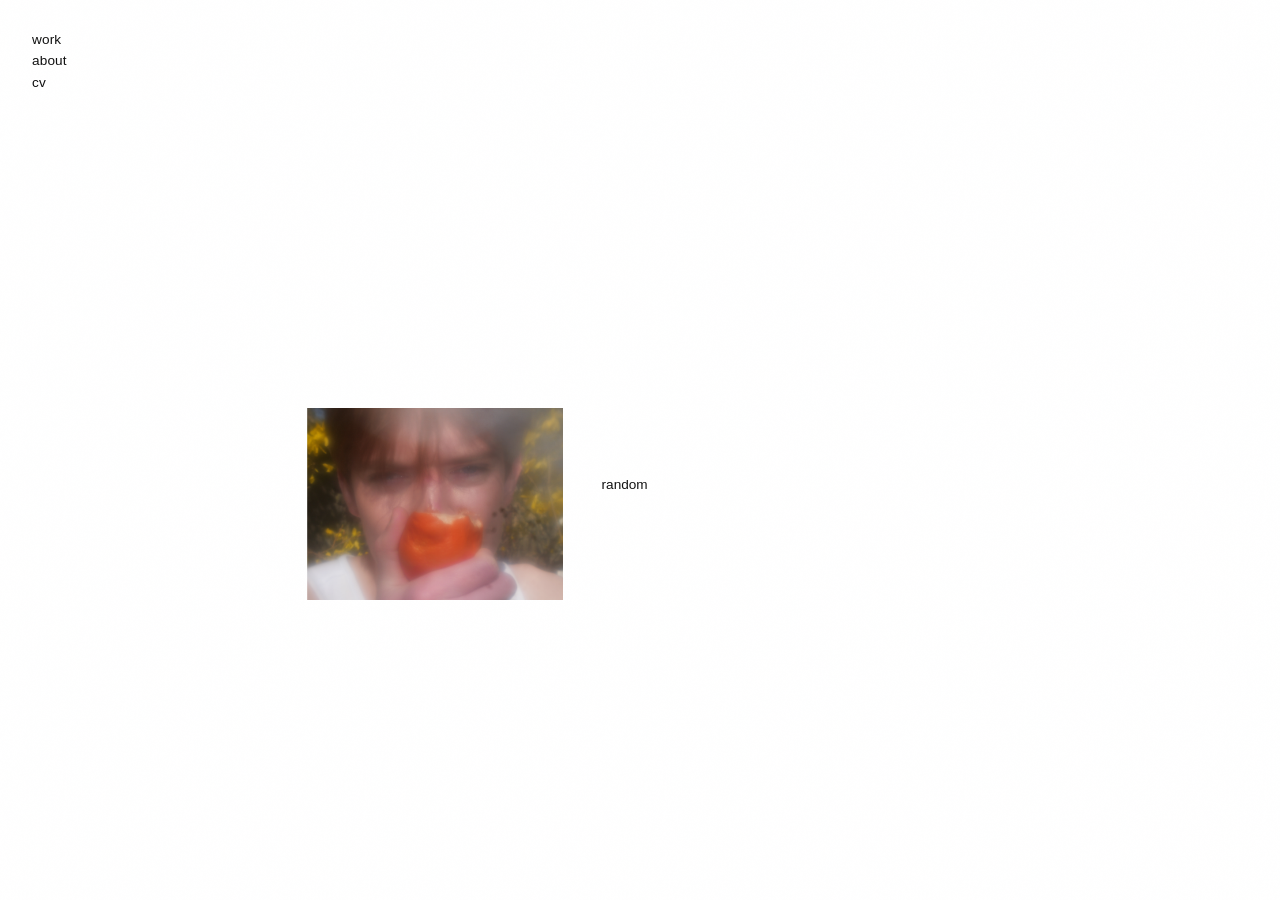
<file: index.html>
<!DOCTYPE html>
<html lang="en">
<head>
  <meta charset="UTF-8" />
  <meta name="viewport" content="width=device-width, initial-scale=1.0" />
  <title>wjddls</title>
  <style>
    *, *::before, *::after { box-sizing: border-box; margin: 0; padding: 0; }

    html, body {
      width: 100%; height: 100%;
      background: #ffffff;
      overflow: hidden;
      cursor: crosshair;
    }

    #stage { position: fixed; inset: 0; }

    .slide {
      position: absolute;
      transform: translate(-50%, -50%);
      overflow: hidden;
    }

    .slide img {
      display: block;
      width: 100%;
      height: 100%;
    }

    /* glitch load: clip-path reveals top-to-bottom in choppy steps */
    @keyframes glitch-in {
      0%   { clip-path: inset(0 0 100% 0); filter: brightness(1.4) contrast(1.2); }
      15%  { clip-path: inset(0 0 80% 0);  filter: brightness(0.1); }
      30%  { clip-path: inset(0 0 78% 0);  filter: brightness(1.3); }
      45%  { clip-path: inset(0 0 50% 0);  filter: brightness(1.0); }
      55%  { clip-path: inset(0 0 52% 0);  filter: brightness(1.2); }
      70%  { clip-path: inset(0 0 20% 0);  filter: brightness(0.0); }
      85%  { clip-path: inset(0 0 5% 0);   filter: brightness(1.1); }
      92%  { clip-path: inset(0 0 8% 0);   filter: brightness(1.0); }
      100% { clip-path: inset(0 0 0% 0);   filter: brightness(1.0); }
    }

    .slide.loading {
      animation: glitch-in 0.01s steps(1, end) forwards;
    }

    .slide.loaded {
      clip-path: inset(0 0 0% 0);
    }

    .nav {
      position: fixed;
      top: 2rem;
      left: 2rem;
      display: flex;
      flex-direction: column;
      gap: 0.4rem;
      z-index: 999;
      font-family: Helvetica, 'Helvetica Neue', Arial, sans-serif;
      font-size: 0.85rem;
      letter-spacing: 0.01em;
      mix-blend-mode: multiply;
    }

    .nav a {
      color: #111;
      text-decoration: none;
      transition: opacity 0.15s;
    }

    .nav a:hover { opacity: 0.4; }

    body::after {
      content: '';
      position: fixed;
      inset: 0;
      pointer-events: none;
      z-index: 998;
      background-image: url("data:image/svg+xml,%3Csvg xmlns='http://www.w3.org/2000/svg' width='300' height='300'%3E%3Cfilter id='n'%3E%3CfeTurbulence type='fractalNoise' baseFrequency='0.75' numOctaves='4' stitchTiles='stitch'/%3E%3C/filter%3E%3Crect width='300' height='300' filter='url(%23n)' opacity='0.04'/%3E%3C/svg%3E");
      background-repeat: repeat;
      opacity: 0.35;
    }
  </style>
</head>
<body>

<div id="stage"></div>

<div class="nav">
  <a href="works.html">work</a>
  <a href="about.html">about</a>
  <a href="cv.html">cv</a>
</div>

<script>
  const PHOTOS = [
    { src: 'IMG_9587-2.JPG' },
    { src: 'P1051707.JPG' },
    { src: 'P1079588.JPG' },
    { src: 'Untitled_20250628_155041.jpg' },
    { src: 'Untitled-6.jpg' },
    { src: 'P1081468.jpg' },
    { src: 'P1092662.JPG' },
    { src: 'IMG_0177.jpg' },
    { src: 'P1010315.jpg' },
    { src: 'P1010319.jpg' },
    { src: 'P1010268.jpg' },
    { src: 'P1080669.jpg' },
    { src: 'P1094019.jpg' },
    { src: 'P1068502.jpg' },

     { src: 'Slide1.jpeg' },
    { src: 'Slide2.jpeg' },
    { src: 'IMG_2809.jpg' },
    { src: 'dw.jpg' },
   { src: 'P1081250.jpg' },
    { src: 'haute1.png' },   
    { src: 'DSCN6642-2.jpg' },
    { src: 'DSC00766.jpg' },
     { src: '000053.JPG' },
    { src: '000056.JPG' },
      { src: '000062.JPG' },
      { src: 'Scan 26.jpeg' },
      { src: 'Scan 82.jpeg' },
       { src: 'Slide17.jpeg' },
      { src: 'hautehighlightreel.pdf' },

    
    
  ];


  const WORKS = [
    { title: '*',                           href: 'haute.html' },
    { title: 'helvetica',                          href: 'dontwalk.html' },
    { title: 'hello?',                       href: 'mementomori.html' },
    { title: '"this will move', href: 'irememberinflushesandflares.html' },
    { title: 'ㅇㄴㅎㅅㅇㅇㅇㅇㅇㅇㅇㅇㅇㅇㅇㅇㅇㅇㅇㅇ',                     href: 'artfoundation.html' },
    { title: 'random',                           href: 'assorted.html' },
  ];

  const DURATION_MIN = 200;
  const DURATION_MAX = 2000;
  const GLITCH_DUR   = 10; // ms — matches animation duration

  const randInt = (a, b) => Math.floor(Math.random() * (b - a + 1)) + a;

  function randPos() {
    if (Math.random() < 0.25) {
      const x = Math.random() < 0.5 ? randInt(5, 25) : randInt(65, 85);
      return { x, y: randInt(10, 75) };
    }
    return { x: randInt(25, 65), y: randInt(20, 65) };
  }

  function randSize() {
    return [5, 20, 22, 35, 42, 60, 80][randInt(0, 6)];
  }

  const stage = document.getElementById('stage');
  let current = null;
  let idx = 0;

  function showNext() {
    const photo = PHOTOS[idx % PHOTOS.length];
    idx++;

    const sizePct  = randSize();
    const pos      = randPos();
    const stayDur  = randInt(DURATION_MIN, DURATION_MAX);

    const probe = new Image();
    probe.onload = () => {
      const natW  = probe.naturalWidth;
      const natH  = probe.naturalHeight;
      const maxW  = window.innerWidth  * sizePct / 100;
      const maxH  = window.innerHeight * 0.80;
      const scale = Math.min(maxW / natW, maxH / natH, 1);
      const rW    = Math.round(natW * scale);
      const rH    = Math.round(natH * scale);

      const el = document.createElement('a');
      el.className = 'slide loading';
      el.href = 'works.html';
      el.style.left   = pos.x + 'vw';
      el.style.top    = pos.y + 'vh';
      el.style.width  = rW + 'px';
      el.style.height = rH + 'px';

      const img = document.createElement('img');
      img.src       = photo.src;
      img.alt       = '';
      img.draggable = false;
      el.appendChild(img);
      stage.appendChild(el);

      // after glitch settles, swap class to locked state
      setTimeout(() => {
        el.classList.remove('loading');
        el.classList.add('loaded');
      }, GLITCH_DUR);

      // remove old slide immediately when new one starts
      if (current) current.remove();
      current = el;

      setTimeout(showNext, stayDur + GLITCH_DUR);
    };

    probe.src = photo.src;
  }

  function showWorkLink() {
    const work = WORKS[randInt(0, WORKS.length - 0.5)];
    const a = document.createElement('a');
    a.style.cssText = `
      position: fixed;
      z-index: 997;
      font-family: Helvetica, 'Helvetica Neue', Arial, sans-serif;
      font-size: 0.85rem;
      color: #111;
      text-decoration: none;
      cursor: pointer;
      left: ${randInt(5, 80)}vw;
      top: ${randInt(10, 85)}vh;
      opacity: 0;
      transition: opacity 0.1s ease;
    `;
    a.textContent = work.title;
    a.href = work.href;
    document.body.appendChild(a);
    requestAnimationFrame(() => requestAnimationFrame(() => a.style.opacity = '1'));
    setTimeout(() => {
      a.style.opacity = '0';
      a.addEventListener('transitionend', () => a.remove(), { once: true });
    }, randInt(1500, 3500));
    setTimeout(showWorkLink, randInt(3000, 8000));
  }

  PHOTOS.sort(() => Math.random() - 0.5);
  showNext();
  setTimeout(showWorkLink, randInt(1000, 2000));
</script>
</body>
</html>
</file>
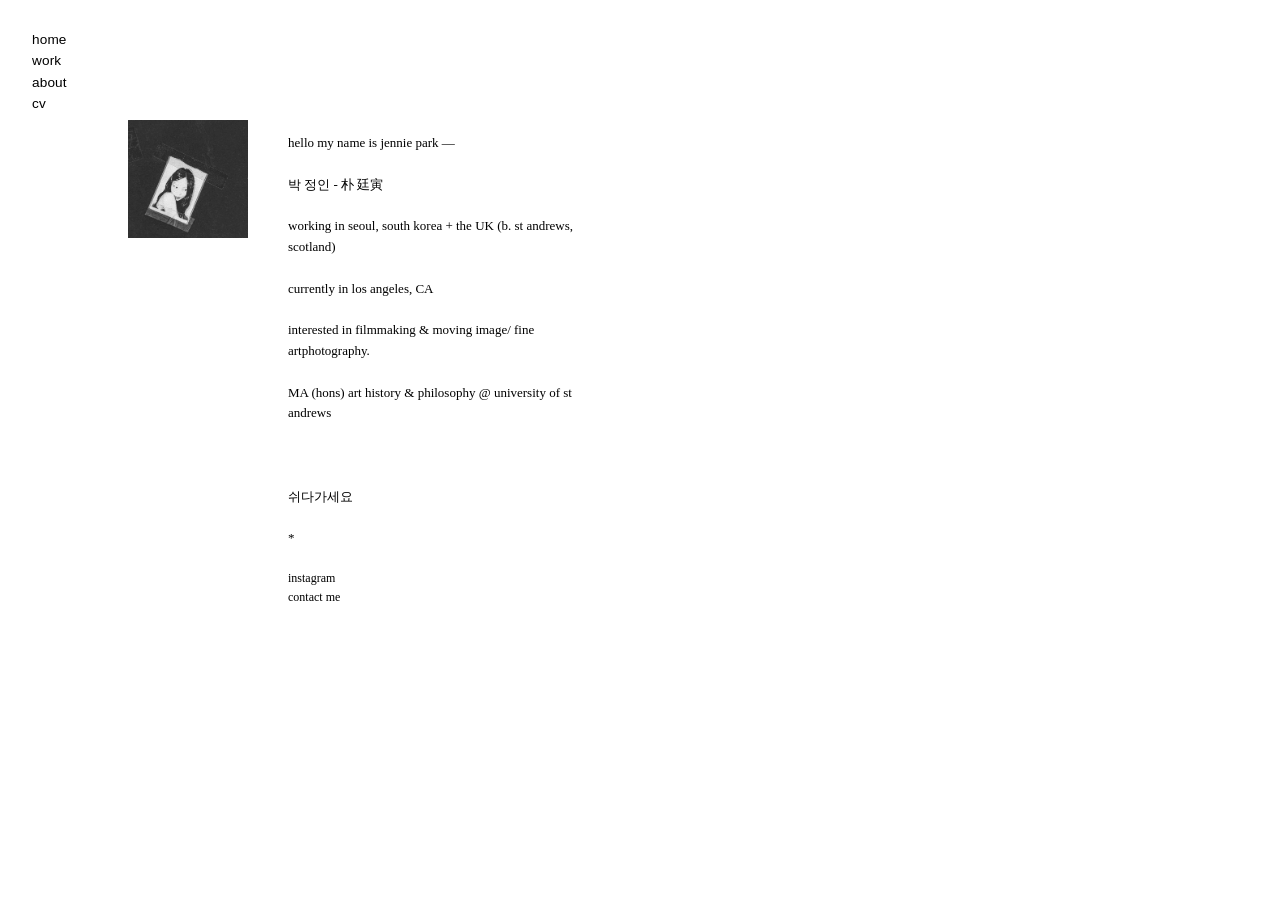
<file: about.html>
<!DOCTYPE html>
<html>
<head>
  <link rel="stylesheet" href="style.css">
</head>

<body>
  
     <!DOCTYPE html>
<html>
<head>
  <link rel="stylesheet" href="style.css">
  <style>
    .nav a,
    .nav a:visited,
    .nav a:hover,
    .nav a:active,
    .work-row,
    .work-row:visited,
    .work-row:hover,
    .work-row:active,
    .work-title,
    .work-date {
      color: #000 !important;
      text-decoration: none;
    }

    .nav {
      position: fixed;
      top: 2rem;
      left: 2rem;
      display: flex;
      flex-direction: column;
      gap: 0.4rem;
      z-index: 999;
      font-family: Helvetica, 'Helvetica Neue', Arial, sans-serif;
      font-size: 0.85rem;
      letter-spacing: 0.01em;
      mix-blend-mode: multiply;
    }
  </style>
</head>
<body>

<div class="nav">
  <a href="index.html">home</a>
   <a href="works.html">work</a>
  <a href="about.html">about</a>
  <a href="cv.html">cv</a> 
</div> 

<div class="about-container">

  <img src="headshot7 4.jpg" class="about-img">

  <div class="about-text">
    <p>
      hello my name is jennie park —<br><br>
      박 정인 - 朴 廷寅 <br><br>
      working in seoul, south korea + the UK (b. st andrews, scotland) <br><br>
      currently in los angeles, CA <br><br>
     
      interested in filmmaking & moving image/ fine artphotography. <br><br>
      
      MA (hons) art history & philosophy @ university of st andrews <br><br>
              
                  <br><br>

      쉬다가세요<br><br>

      * 
    </p>

    <div class="socials">
      <a href="https://www.instagram.com/35imie/">instagram</a><br>
    <a href="mailto:jenniep2202@gmail.com">contact me</a> 
    </div>

  </div>

</div>

</body>
</html>
</file>
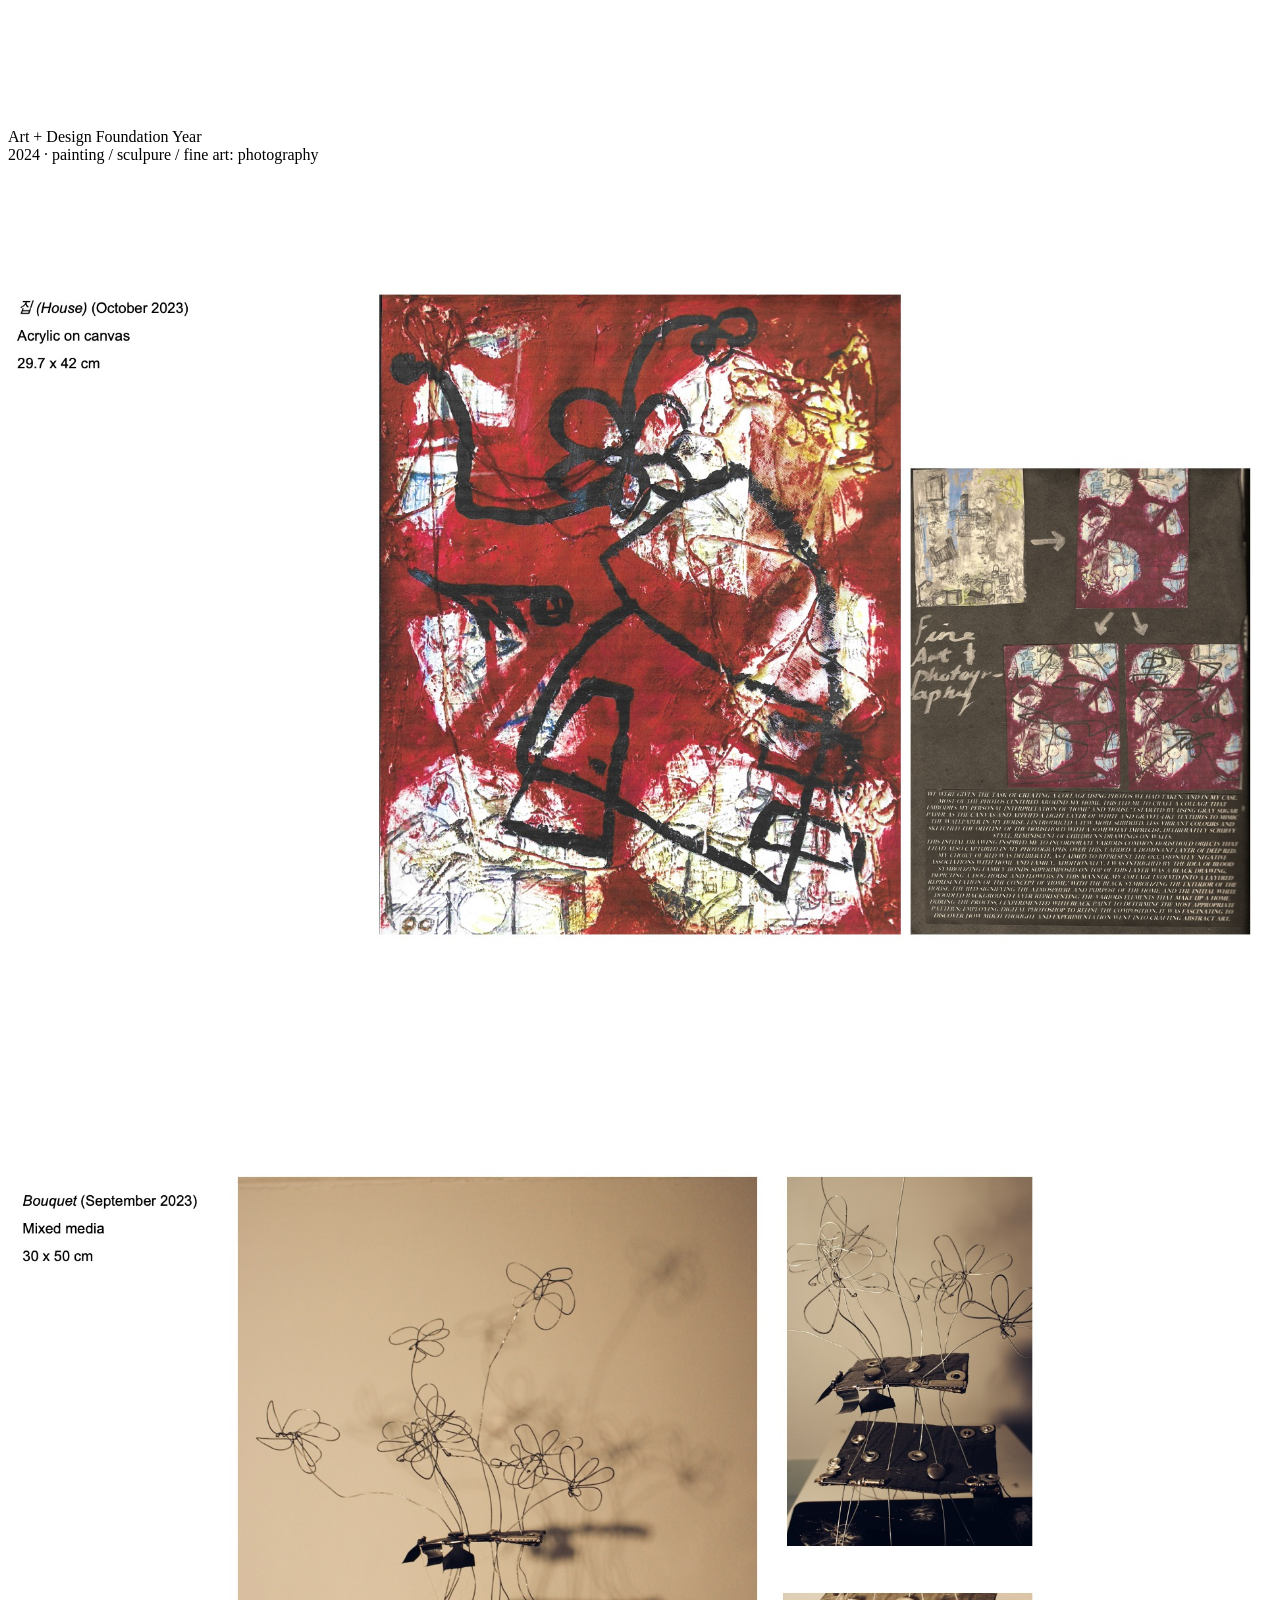
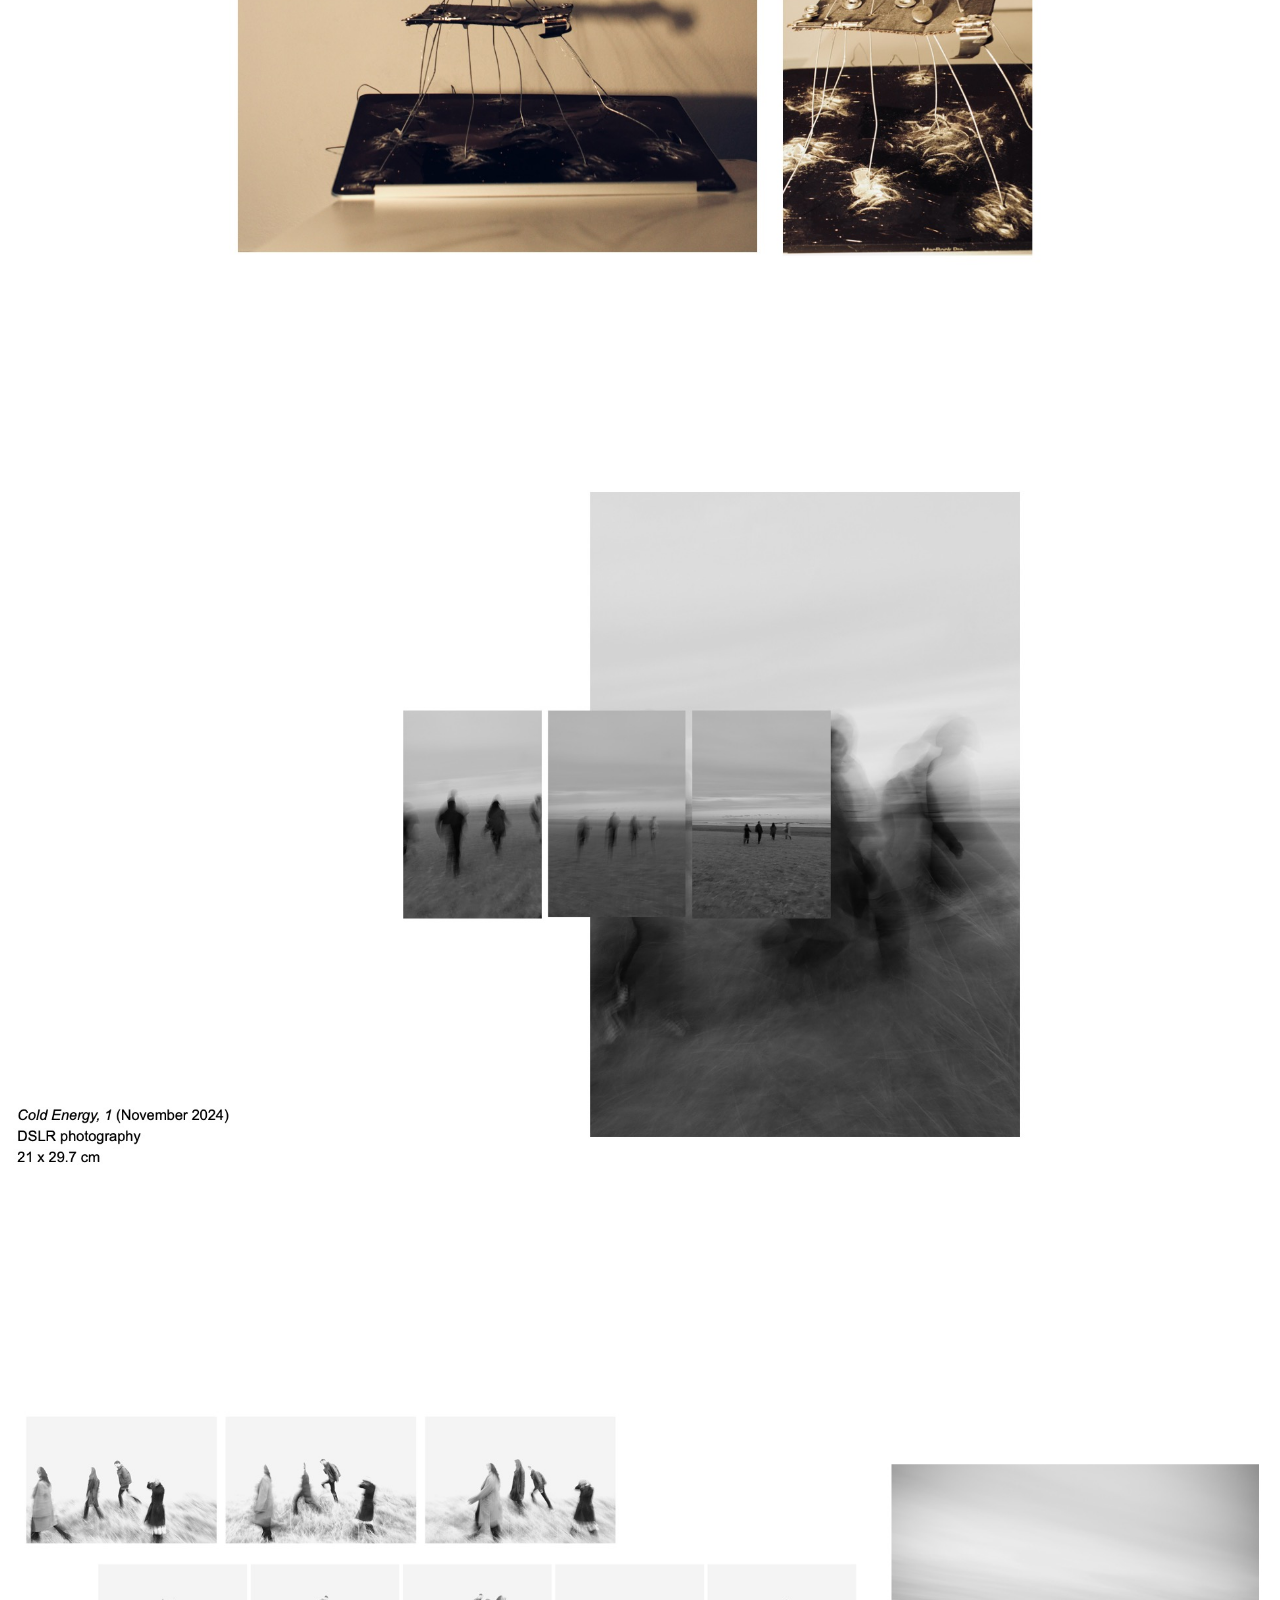
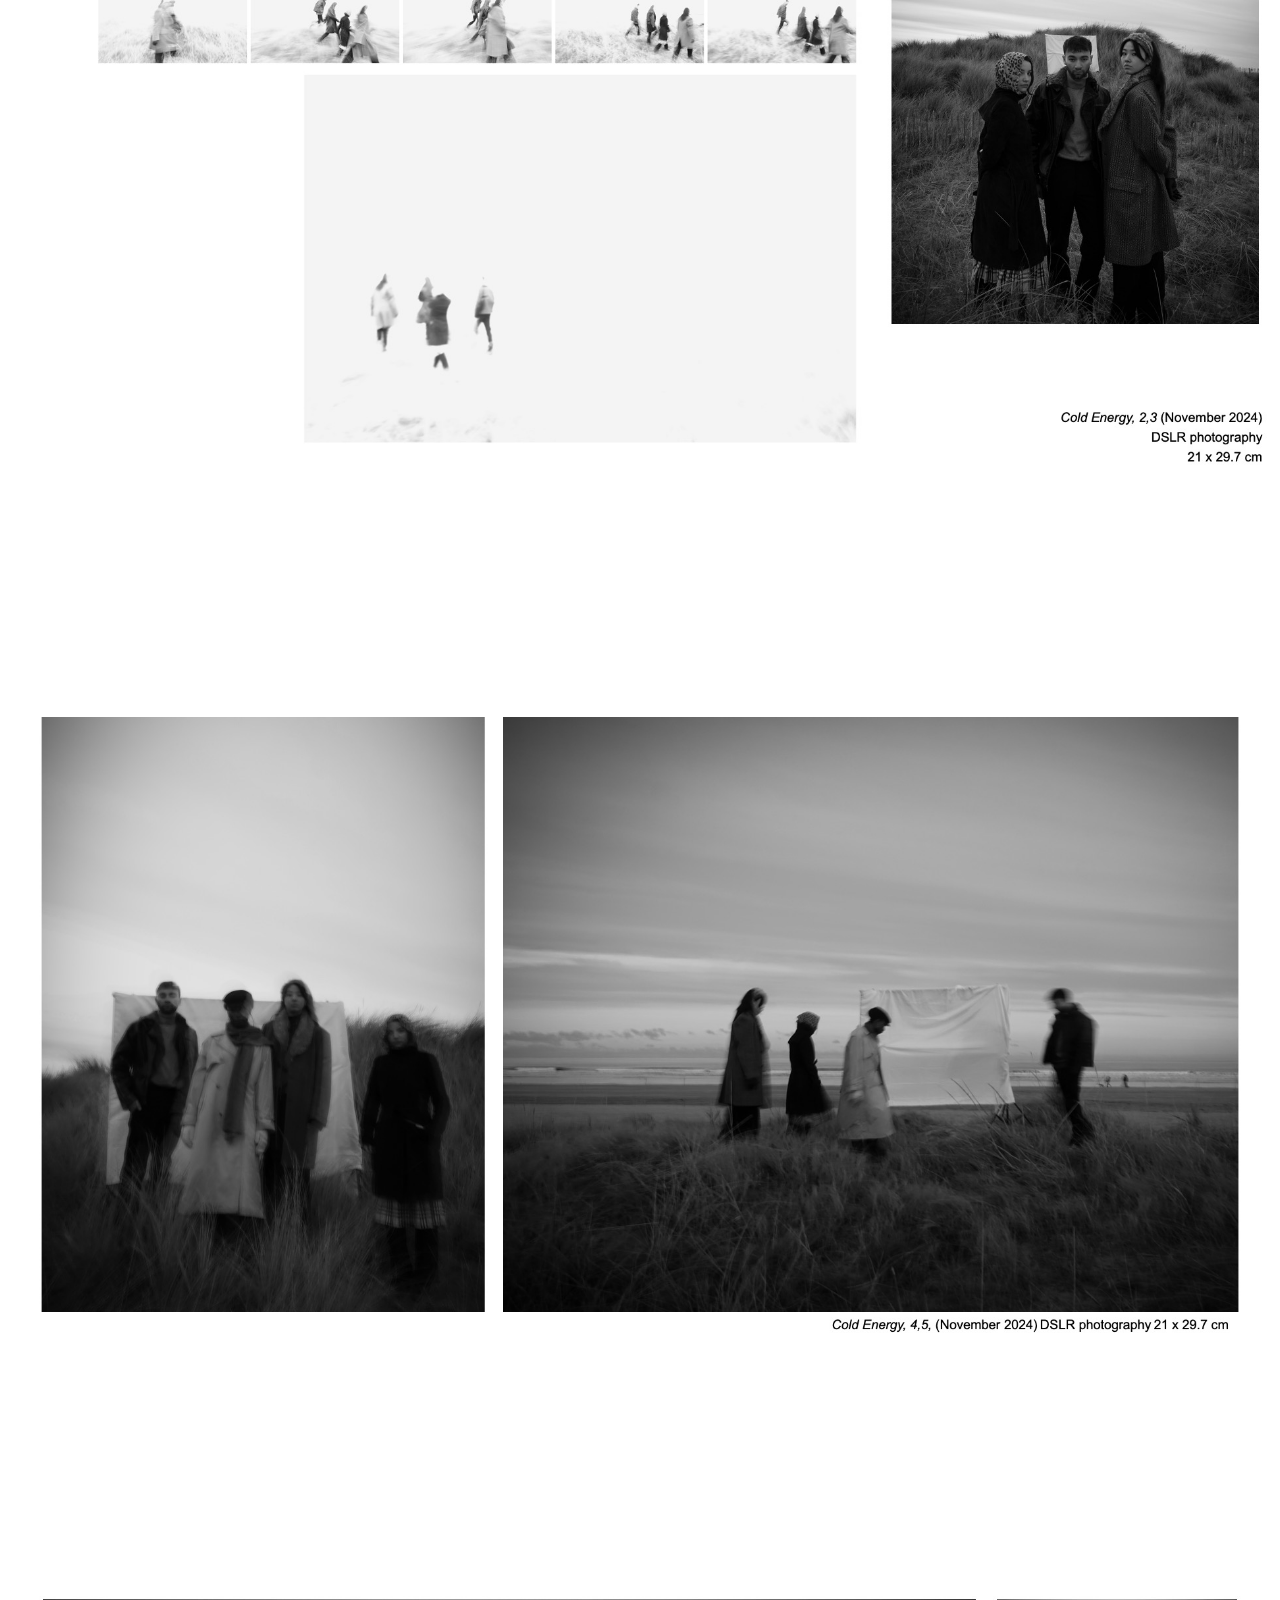
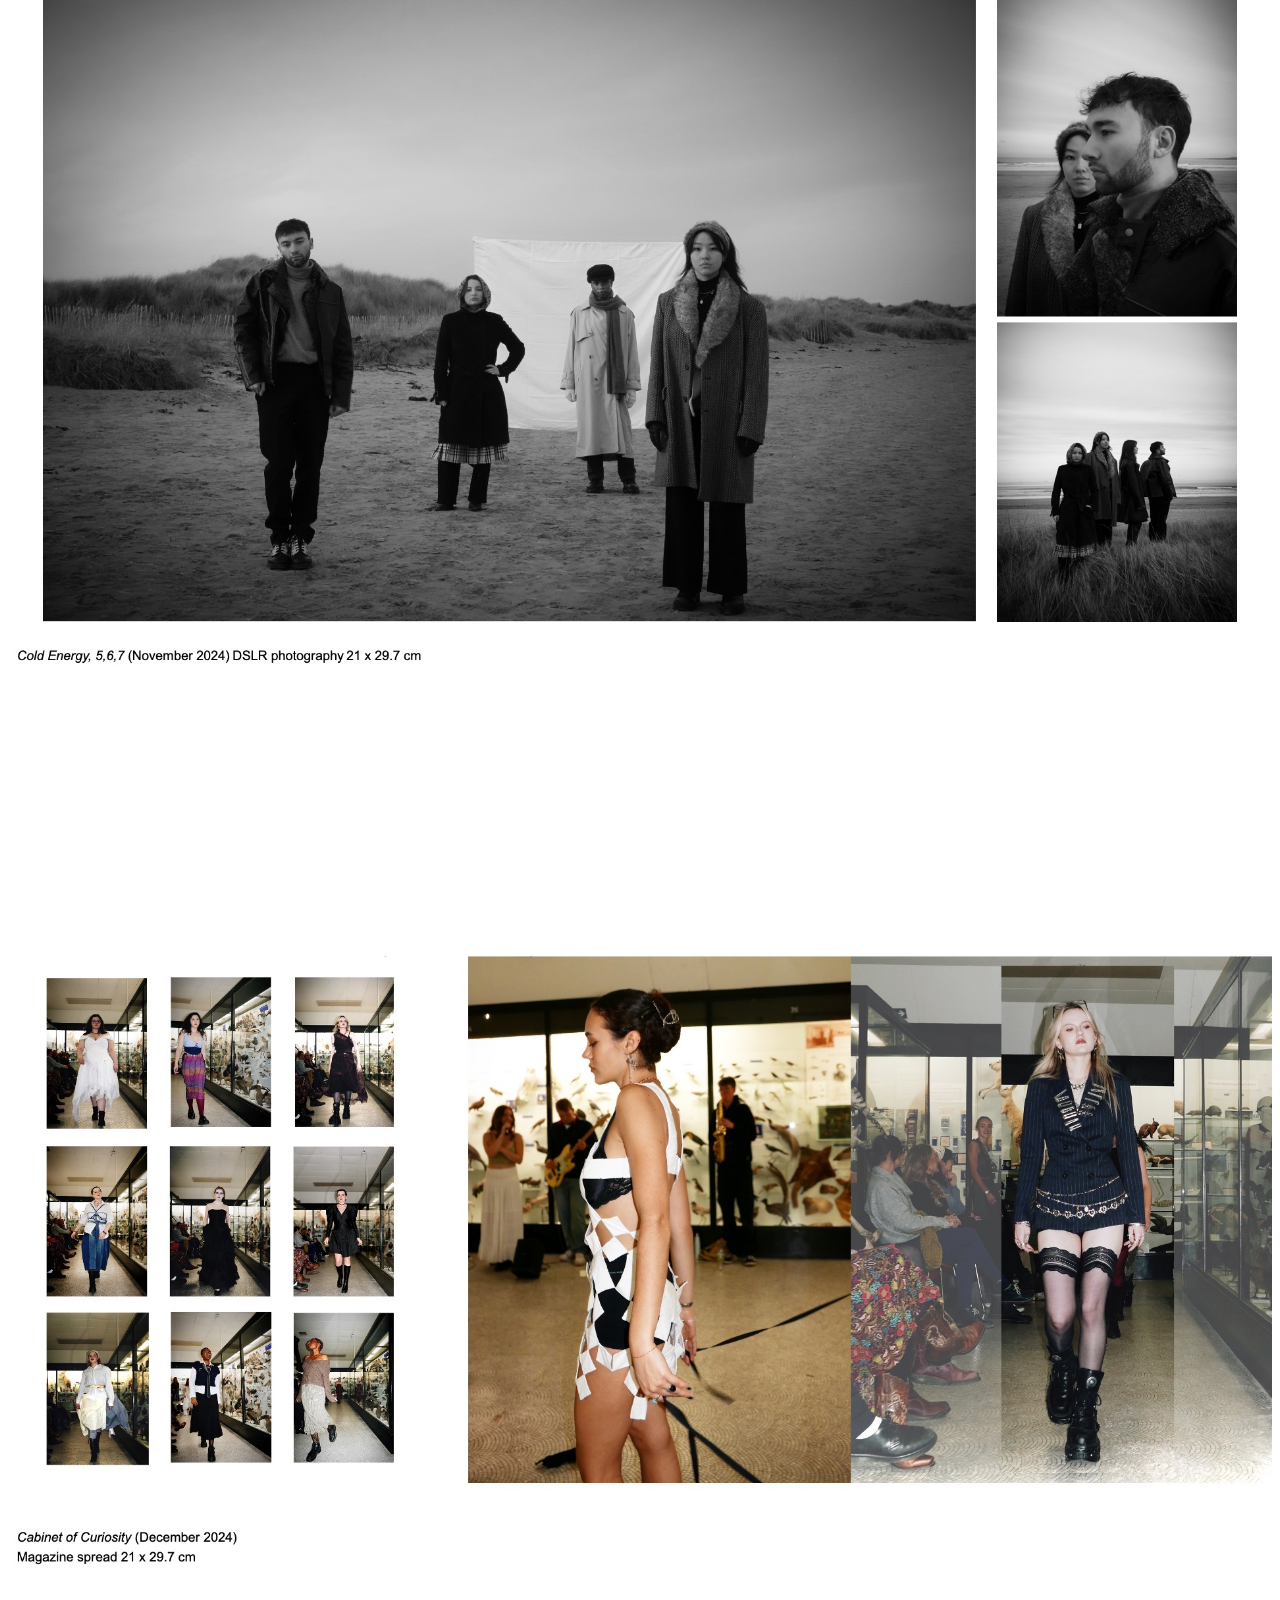
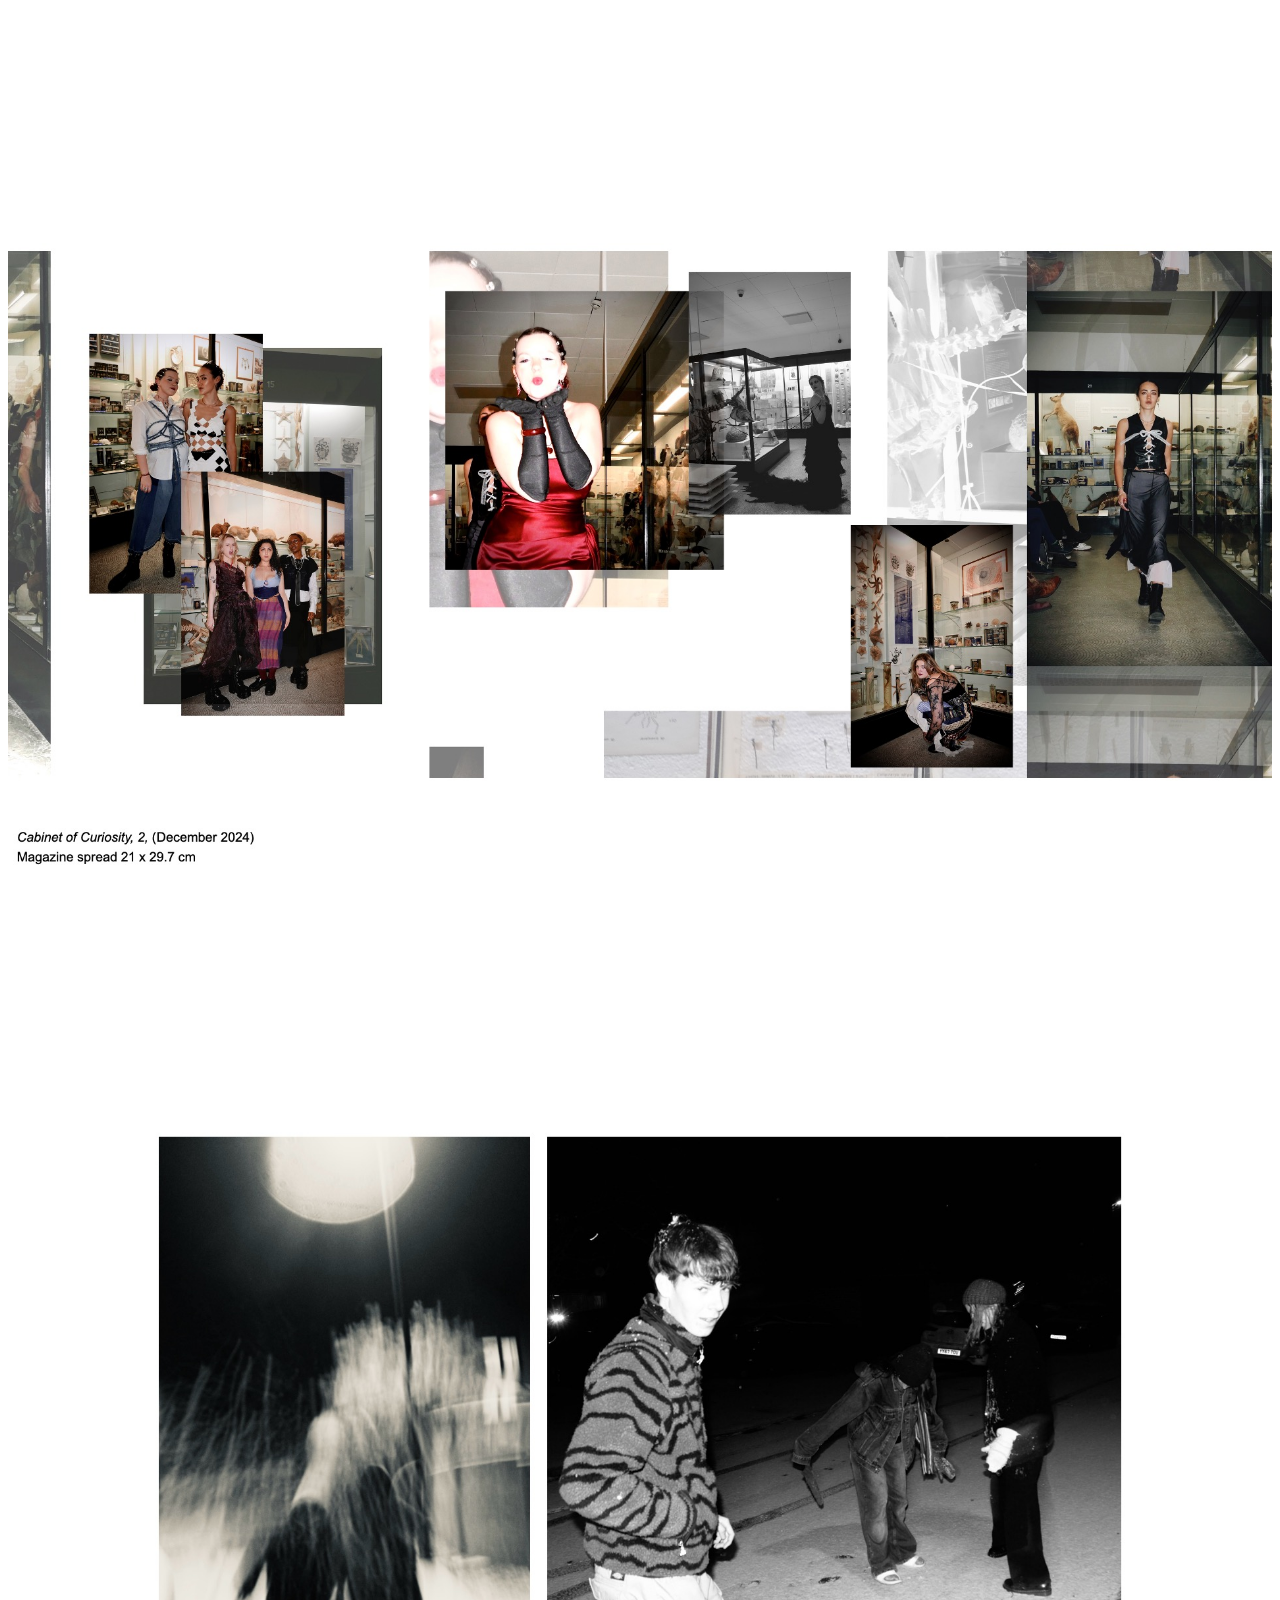
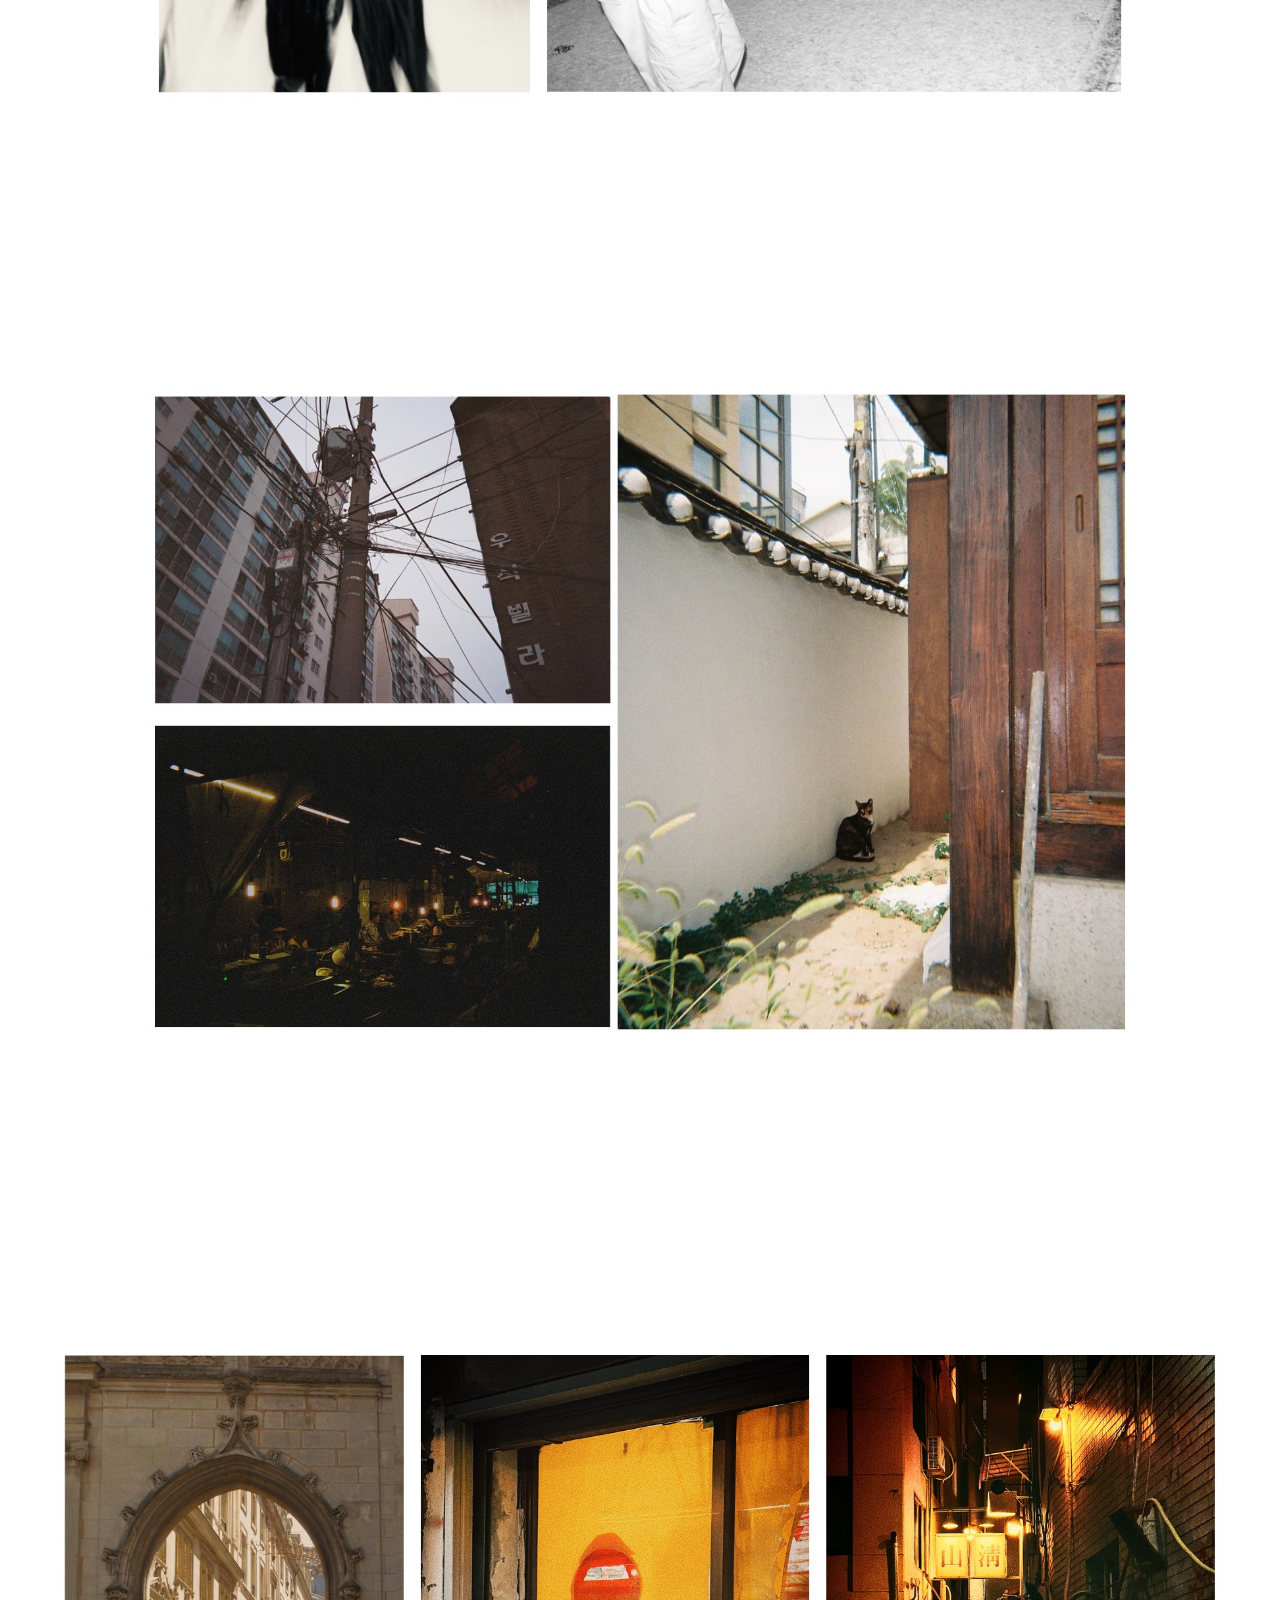
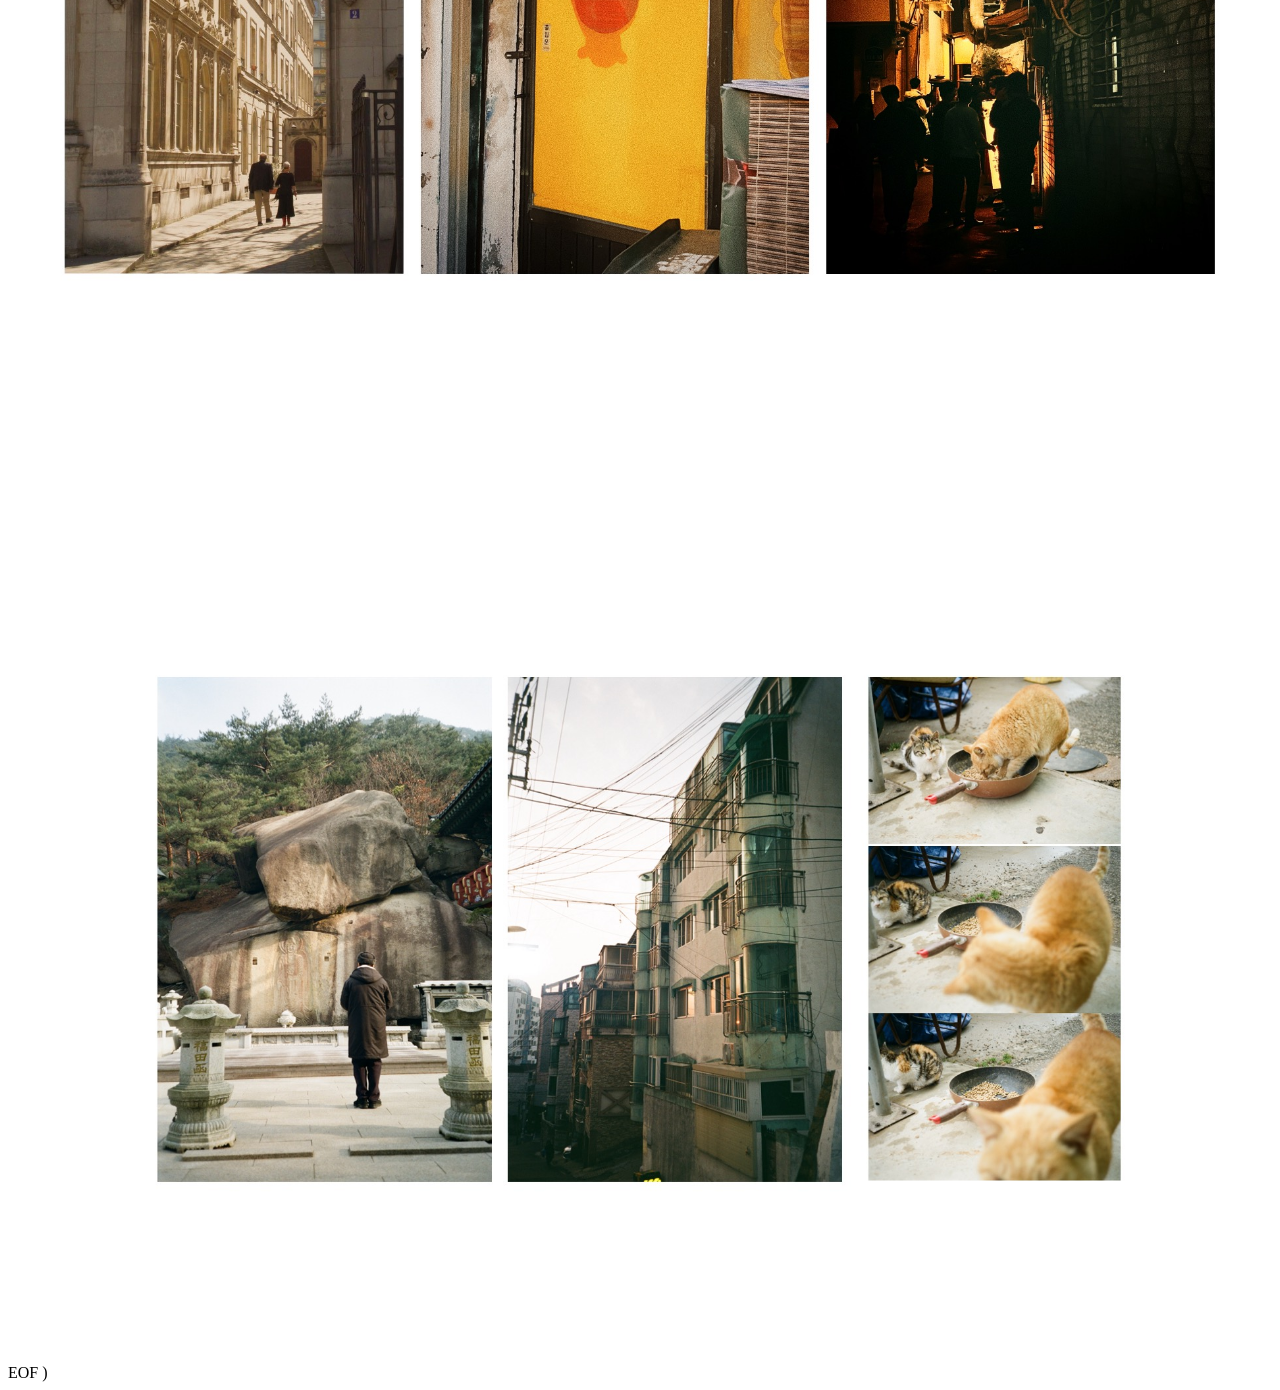
<file: artfoundation.html>
<!DOCTYPE html>
<html>
<head>
  <link rel="stylesheet" href="style.css">
  <style>
    .project-image {
      display: block;
      width: 100vw;
      height: 100vh;
      max-width: 100%;
      object-fit: contain;
      margin: 0 auto;
    }

    .project-page {
      width: 100%;
    }
  </style>
</head>

<body>
 
 <div class="project-page">
 
   <!-- TITLE -->
   <div class="project-header">
     Art + Design Foundation Year
   </div>
    <!-- META -->
   <div class="project-meta">
     2024 · painting / sculpure / fine art: photography
     
   </div>
   <!-- IMAGE IN FLOW -->
   <img src="Slide12.jpeg" class="project-image">
     </div>
 
   <!-- IMAGE IN FLOW -->
   <img src="Slide11.jpeg" class="project-image">
     </div>
 
   <!-- IMAGE IN FLOW -->
   <img src="Slide17.jpeg" class="project-image">

    <!-- IMAGE IN FLOW -->
   <img src="Slide15.jpeg" class="project-image">
  
    <!-- IMAGE IN FLOW -->
   <img src="Slide16.jpeg" class="project-image">

    <!-- IMAGE IN FLOW -->
   <img src="Slide14.jpeg" class="project-image">

      <!-- IMAGE IN FLOW -->
   <img src="Slide9.jpeg" class="project-image">

      <!-- IMAGE IN FLOW -->
   <img src="Slide10.jpeg" class="project-image">

   <!-- IMAGE IN FLOW -->
   <img src="Slide21.jpeg" class="project-image">

  <!-- IMAGE IN FLOW -->
   <img src="Slide20.jpeg" class="project-image">

      <!-- IMAGE IN FLOW -->
   <img src="Slide19.jpeg" class="project-image">

   <!-- IMAGE IN FLOW -->
   <img src="Slide18.jpeg" class="project-image">

  
EOF
)
</file>
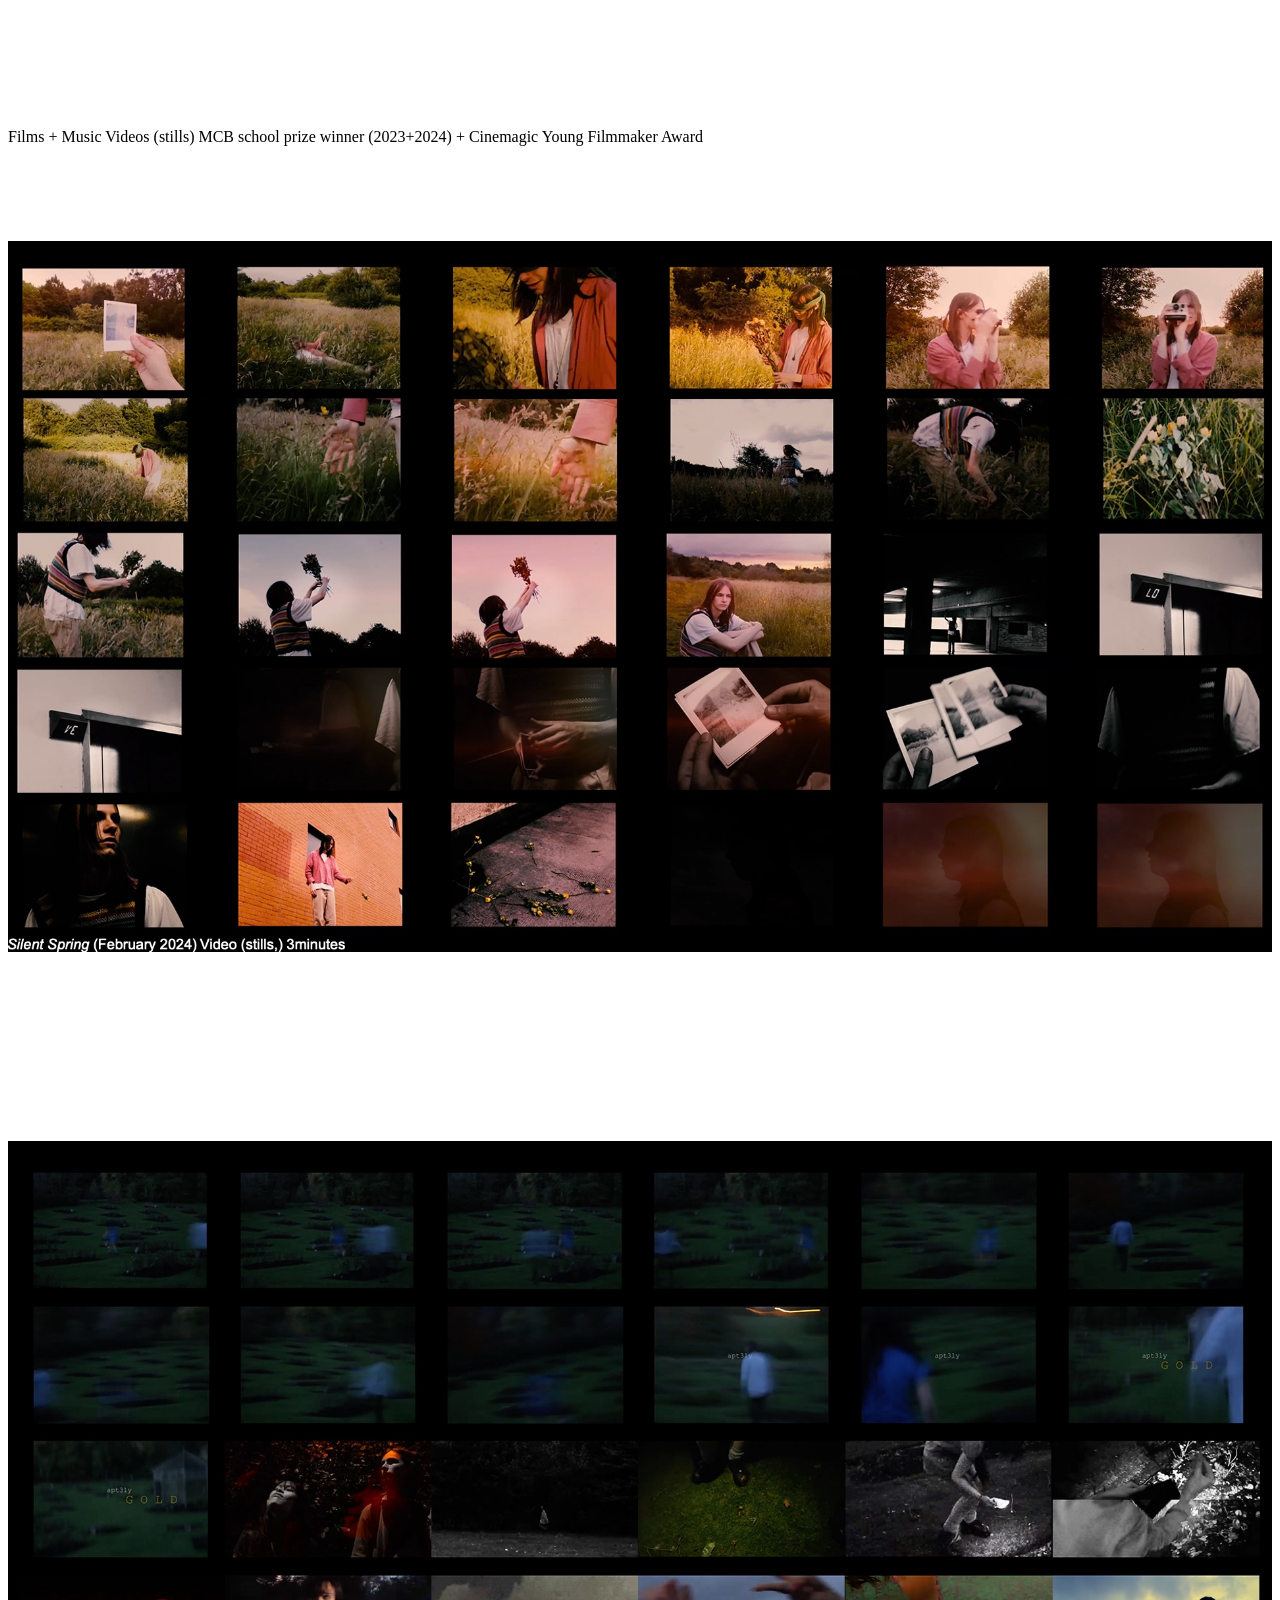
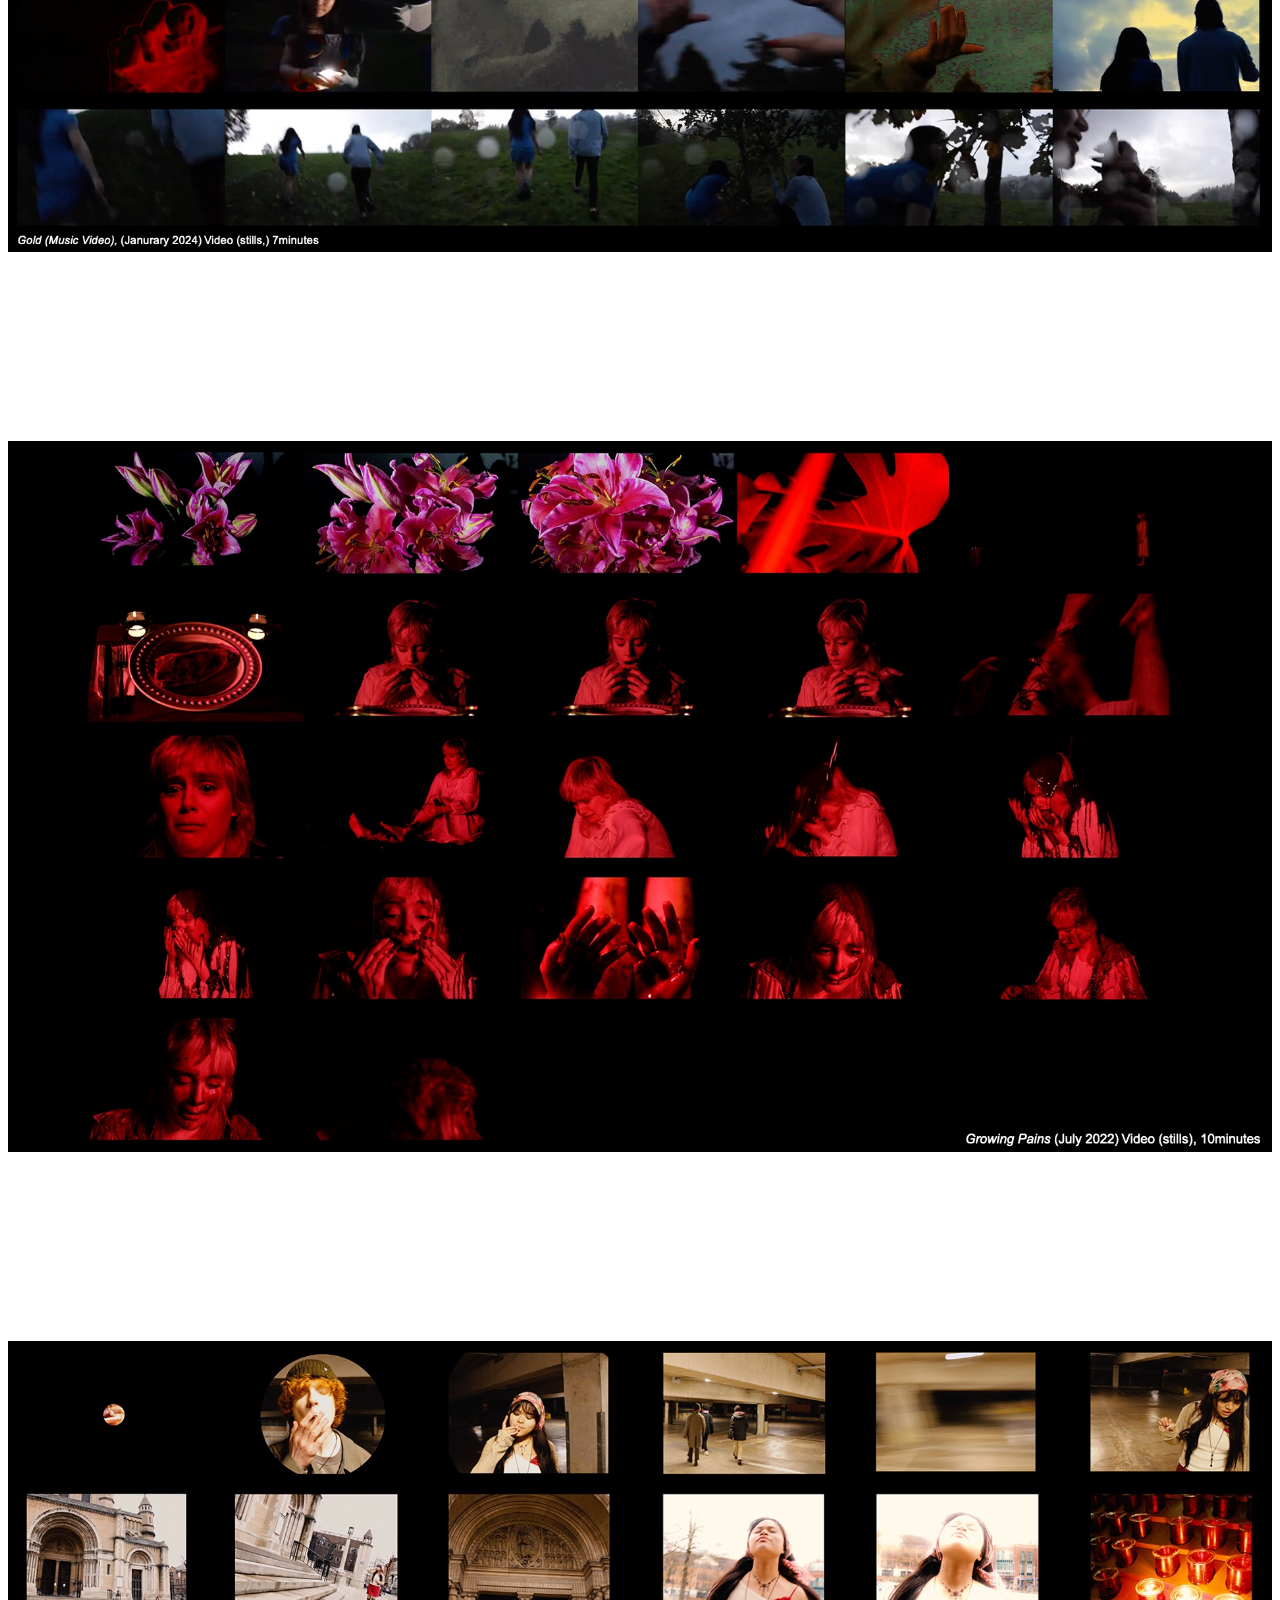
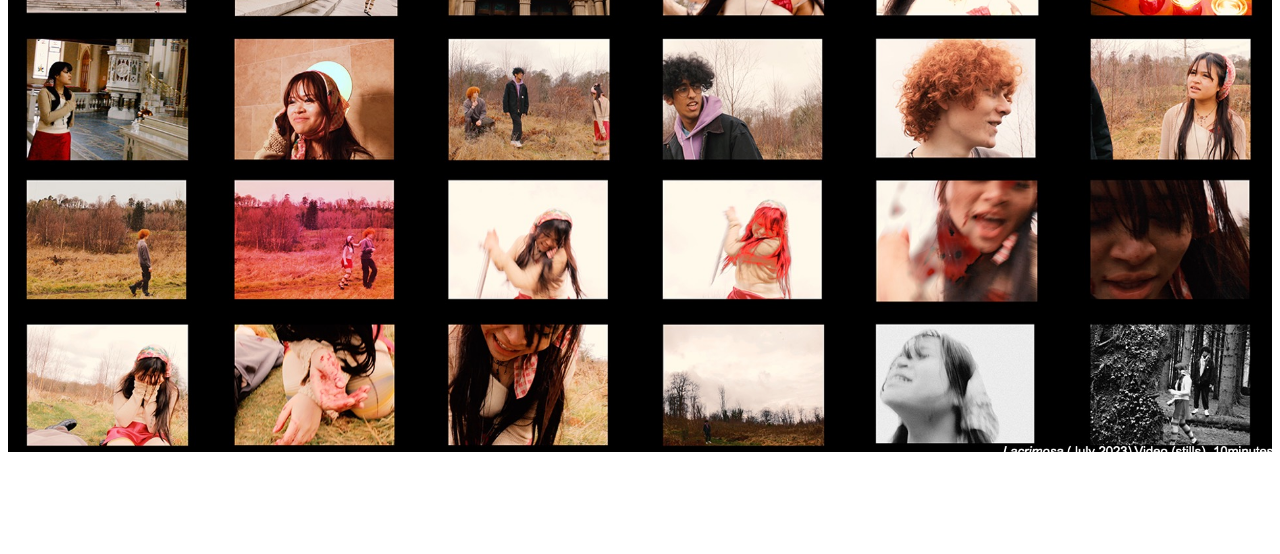
<file: assorted.html>
<!DOCTYPE html>
<html>
<head>
  <link rel="stylesheet" href="style.css">
  <style>
    .project-image {
      display: block;
      width: 100vw;
      height: 100vh;
      max-width: 100%;
      object-fit: contain;
      margin: 0 auto;
    }

    .project-page {
      width: 100%;
    }
  </style>
</head>

<body>
 
 <div class="project-page">
 
   <!-- TITLE -->
   <div class="project-header">
     Films + Music Videos (stills)
     MCB school prize winner (2023+2024) + Cinemagic Young Filmmaker Award
 
   <!-- IMAGE IN FLOW -->
   <img src="Slide5.jpeg" class="project-image">
     <img src="Slide6.jpeg" class="project-image">
   <img src="Slide7.jpeg" class="project-image">
     <img src="Slide8.jpeg" class="project-image">
 </body>
 </html>
</file>
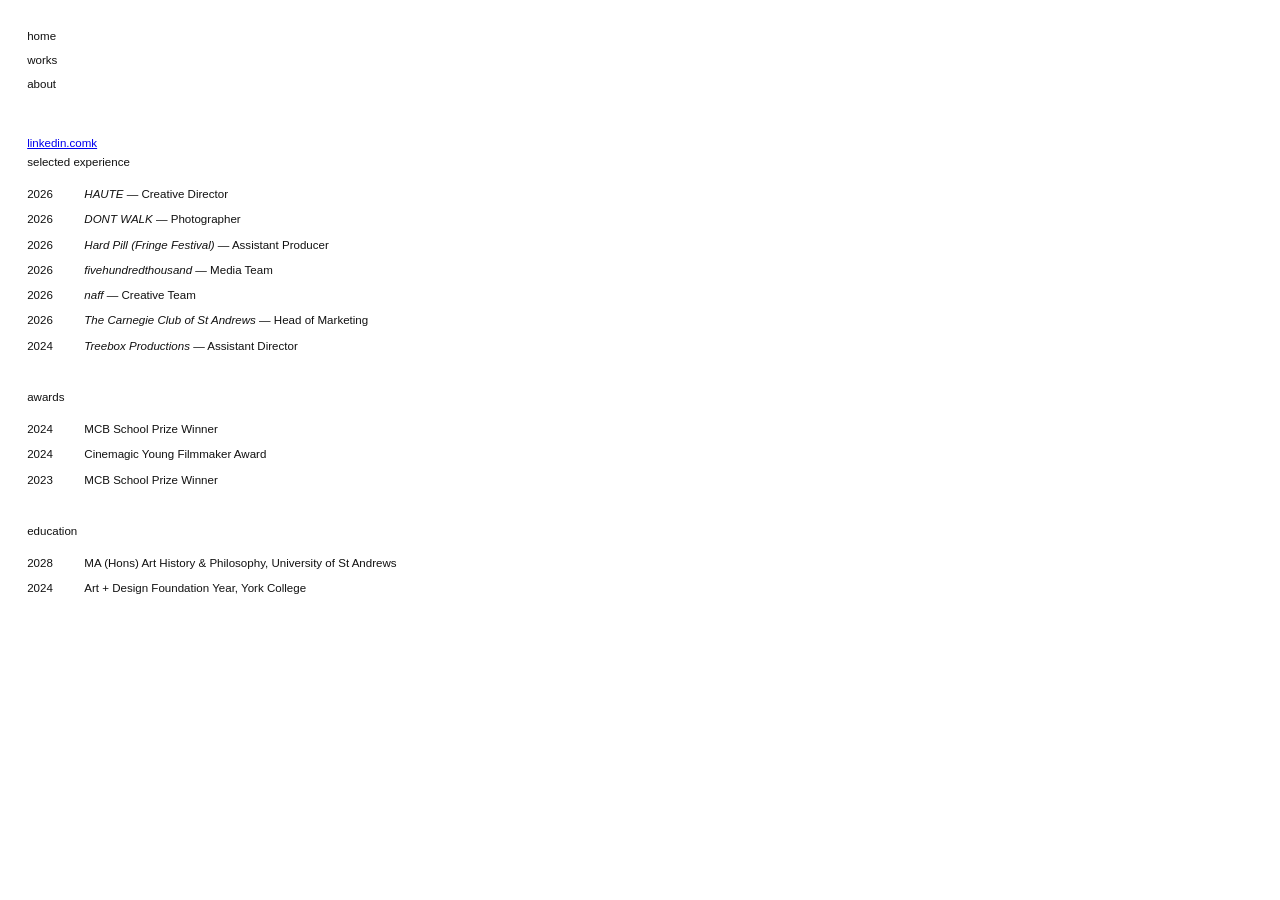
<file: cv.html>
<!DOCTYPE html>
<html lang="en">
<head>
  <meta charset="UTF-8" />
  <meta name="viewport" content="width=device-width, initial-scale=1.0" />
  <title>CV — Jennie Park</title>
  <style>
    *, *::before, *::after { box-sizing: border-box; margin: 0; padding: 0; }

    html, body {
      background: #ffffff;
      color: #111;
      font-family: Helvetica, 'Helvetica Neue', Arial, sans-serif;
      font-size: 0.85rem;
      line-height: 1.6;
    }

    body {
      padding: 2rem;
    }

    #nav {
      display: flex;
      flex-direction: column;
      gap: 0.4rem;
      margin-bottom: 3rem;
    }

    #nav a {
      color: #111;
      text-decoration: none;
      transition: opacity 0.15s;
      width: fit-content;
    }

    #nav a:hover {
      opacity: 0.4;
    }

    .cv-section {
      margin-bottom: 2.4rem;
    }

    .cv-section h2 {
      font-size: 0.85rem;
      font-weight: normal;
      margin-bottom: 1rem;
      text-transform: lowercase;
    }

    .cv-row {
      display: grid;
      grid-template-columns: 3rem 1fr;
      gap: 0 1.2rem;
      margin-bottom: 0.5rem;
    }

    .cv-year {
      color: #111;
      white-space: nowrap;
    }

    .cv-item em {
      font-style: italic;
    }
  </style>
</head>
<body>

<nav id="nav">
 <a href="/">home</a>
  <a href="/works.html">works</a>
  <a href="/about.html">about</a>
</nav>

      <a href="www.linkedin.com/in/jennie-park-398266361" target="_blank">linkedin.comk</a> 
<div class="cv-section">
  <h2>selected experience</h2>

  <div class="cv-row">
    <span class="cv-year">2026</span>
    <span class="cv-item"><em>HAUTE</em> — Creative Director</span>
  </div>
  <div class="cv-row">
    <span class="cv-year">2026</span>
    <span class="cv-item"><em>DONT WALK</em> — Photographer</span>
  </div>
  <div class="cv-row">
    <span class="cv-year">2026</span>
    <span class="cv-item"><em>Hard Pill (Fringe Festival)</em> — Assistant Producer</span>
  </div>
  <div class="cv-row">
    <span class="cv-year">2026</span>
    <span class="cv-item"><em>fivehundredthousand</em> — Media Team</span>
  </div>
  <div class="cv-row">
    <span class="cv-year">2026</span>
    <span class="cv-item"><em>naff</em> — Creative Team</span>
  </div>
   <div class="cv-row">
    <span class="cv-year">2026</span>
    <span class="cv-item"><em>The Carnegie Club of St Andrews</em> — Head of Marketing</span>
  </div>
  <div class="cv-row">
    <span class="cv-year">2024</span>
    <span class="cv-item"><em>Treebox Productions</em> — Assistant Director</span>
  </div>
</div>

<div class="cv-section">
  <h2>awards</h2>

  <div class="cv-row">
    <span class="cv-year">2024</span>
    <span class="cv-item">MCB School Prize Winner</span>
  </div>
  <div class="cv-row">
    <span class="cv-year">2024</span>
    <span class="cv-item">Cinemagic Young Filmmaker Award</span>
  </div>
  <div class="cv-row">
    <span class="cv-year">2023</span>
    <span class="cv-item">MCB School Prize Winner</span>
  </div>
</div>

<div class="cv-section">
  <h2>education</h2>

  <div class="cv-row">
    <span class="cv-year">2028</span>
    <span class="cv-item">MA (Hons) Art History & Philosophy, University of St Andrews</span>
  </div>
  <div class="cv-row">
    <span class="cv-year">2024</span>
    <span class="cv-item">Art + Design Foundation Year, York College</span>
  </div>
</div>

</body>
</html>
</file>
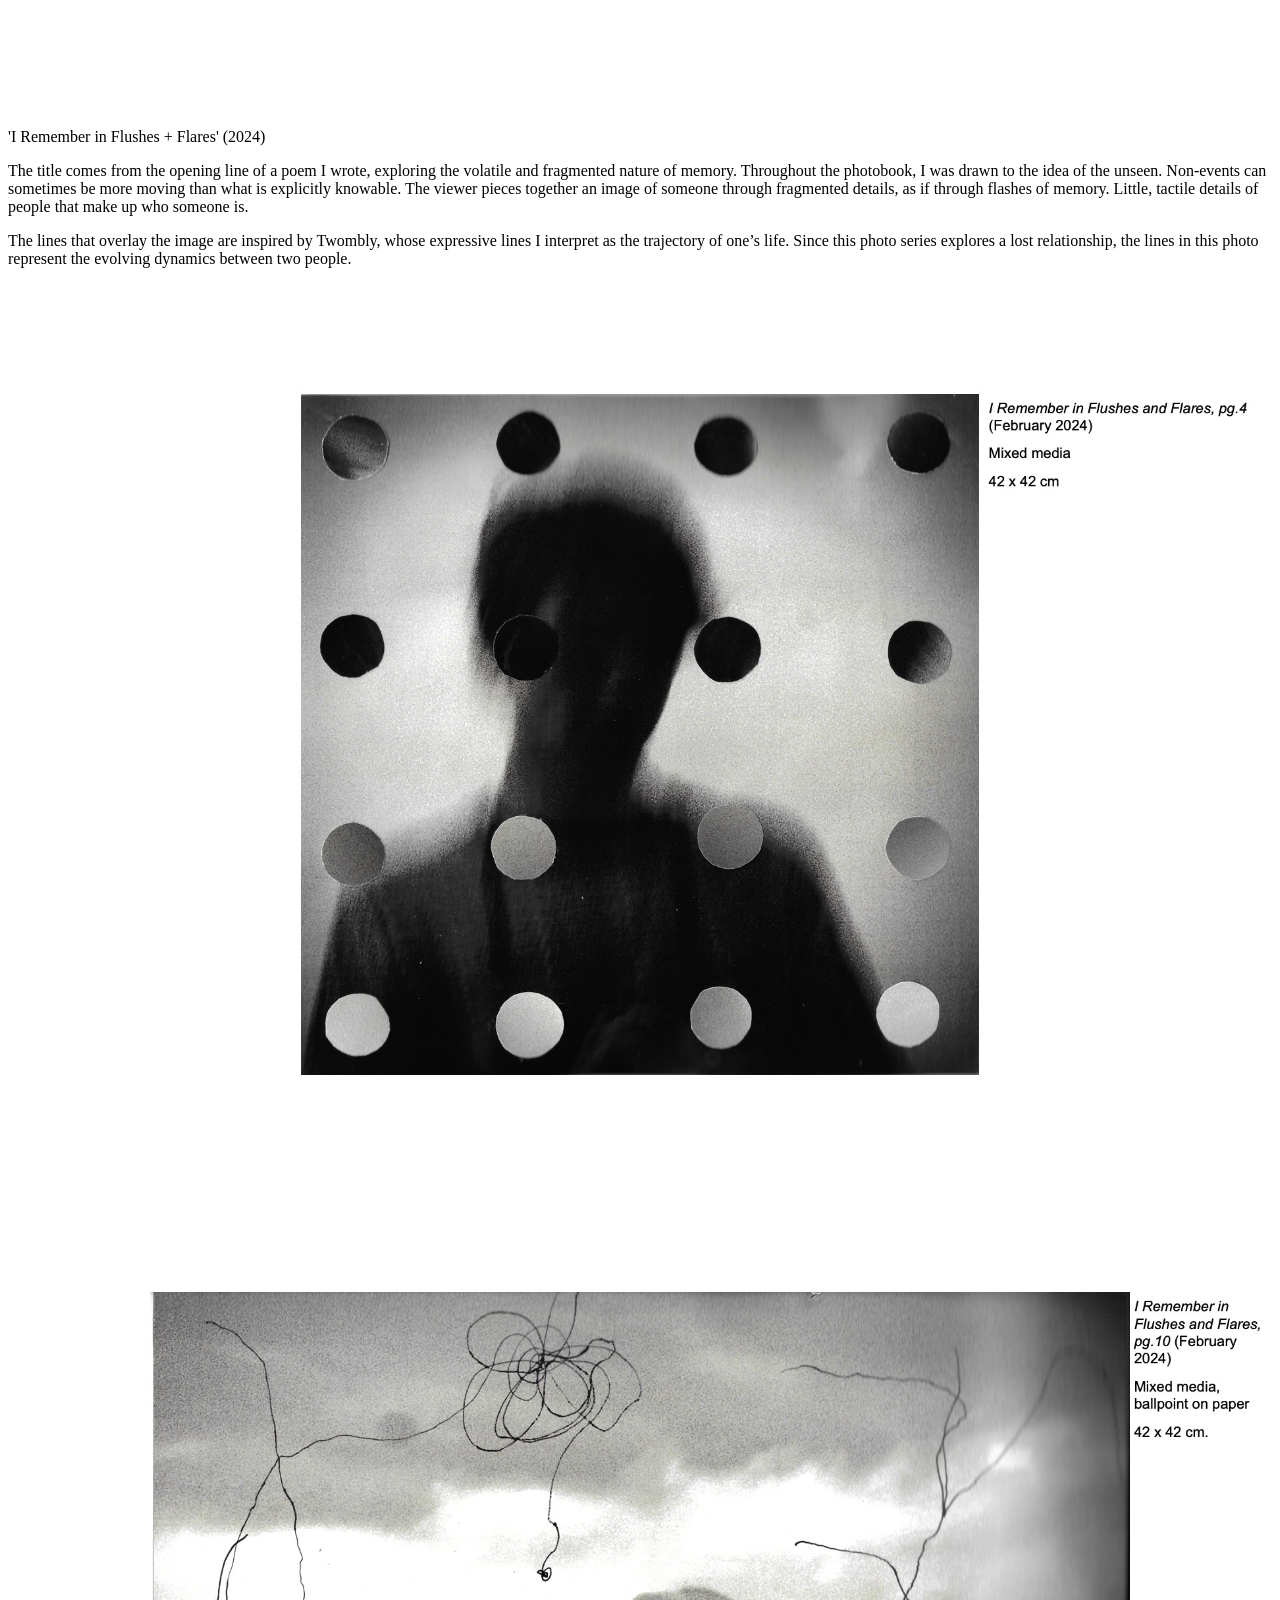
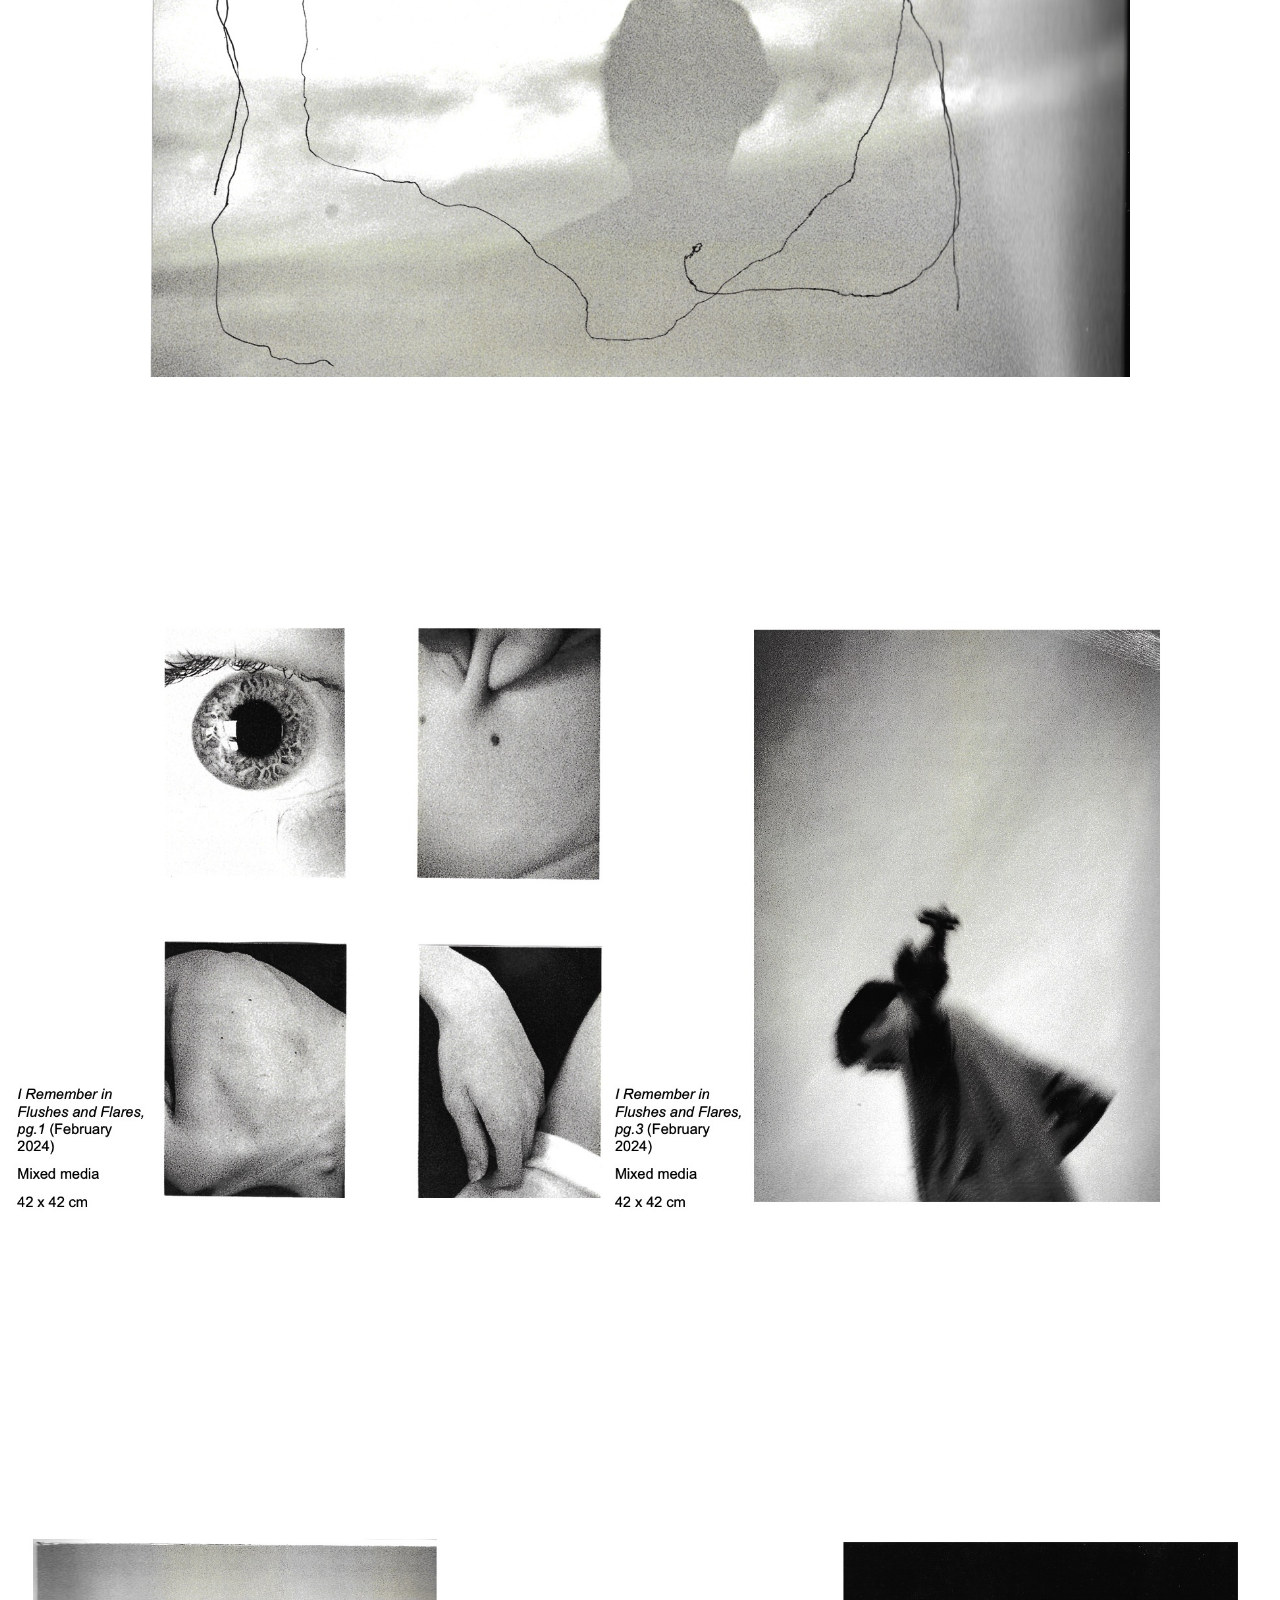
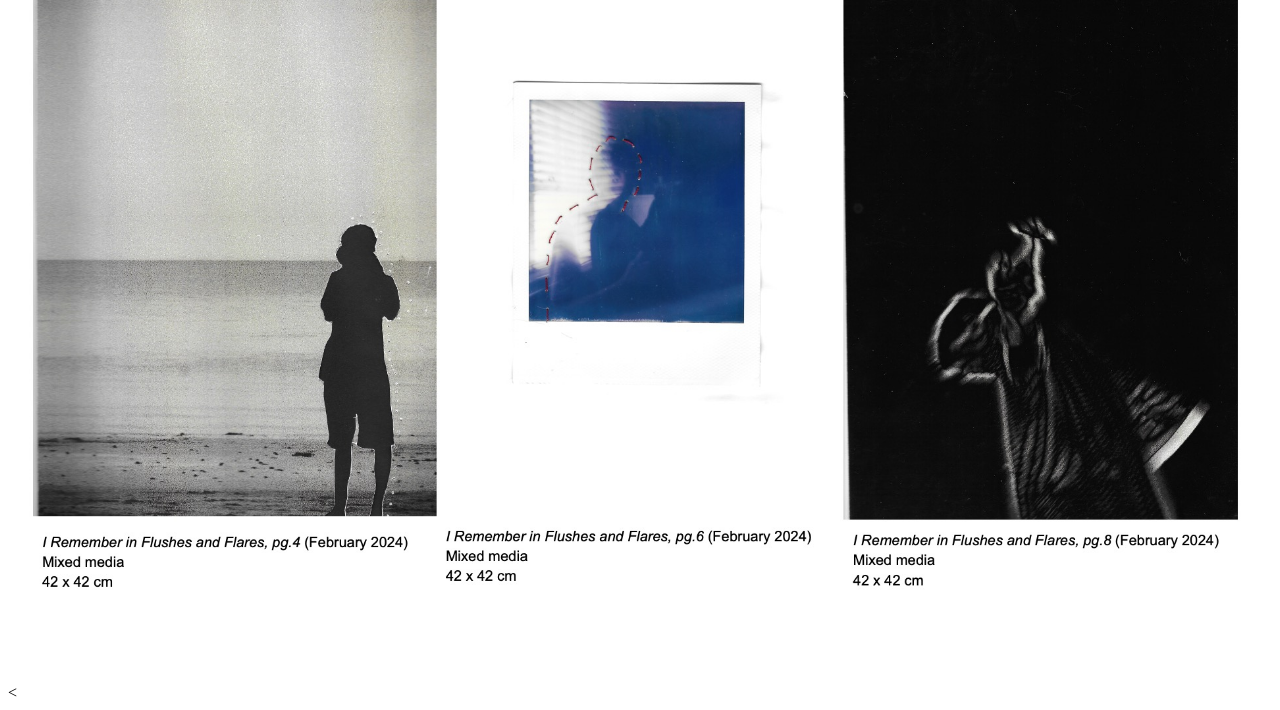
<file: irememberinflushesandflares.html>
<!DOCTYPE html>
<html>
<head>
  <link rel="stylesheet" href="style.css">
  <style>
    .project-image {
      display: block;
      width: 100vw;
      height: 100vh;
      max-width: 100%;
      object-fit: contain;
      margin: 0 auto;
    }

    .project-page {
      width: 100%;
    }
  </style>
</head>

<body>

<body>

<div class="project-page">

  <!-- TITLE -->
  <div class="project-header">
    'I Remember in Flushes + Flares' (2024)
  </div>

  <!-- INTRO BLOCK -->
  <div class="project-block">
    <p>
      The title comes from the opening line of a poem I wrote, exploring the volatile and fragmented nature of memory. Throughout the photobook, I was drawn to the idea of the unseen. Non-events can sometimes be more moving than what is explicitly knowable. The viewer pieces together an image of someone through fragmented details, as if through flashes of memory. Little, tactile details of people that make up who someone is.
    </p>
  </div>
    <p>
      The lines that overlay the image are inspired by Twombly, whose expressive lines I interpret as the trajectory of one’s life. Since this photo series explores a lost relationship, the lines in this photo represent the evolving dynamics between two people.
    </p>
  </div>

  <!-- IMAGES -->
  <img src="Slide1.jpeg" class="project-image">
  <img src="Slide2.jpeg" class="project-image">
  <img src="Slide3.jpeg" class="project-image">
  <img src="Slide4.jpeg" class="project-image">

  <</div>


</body>
</html>
</file>
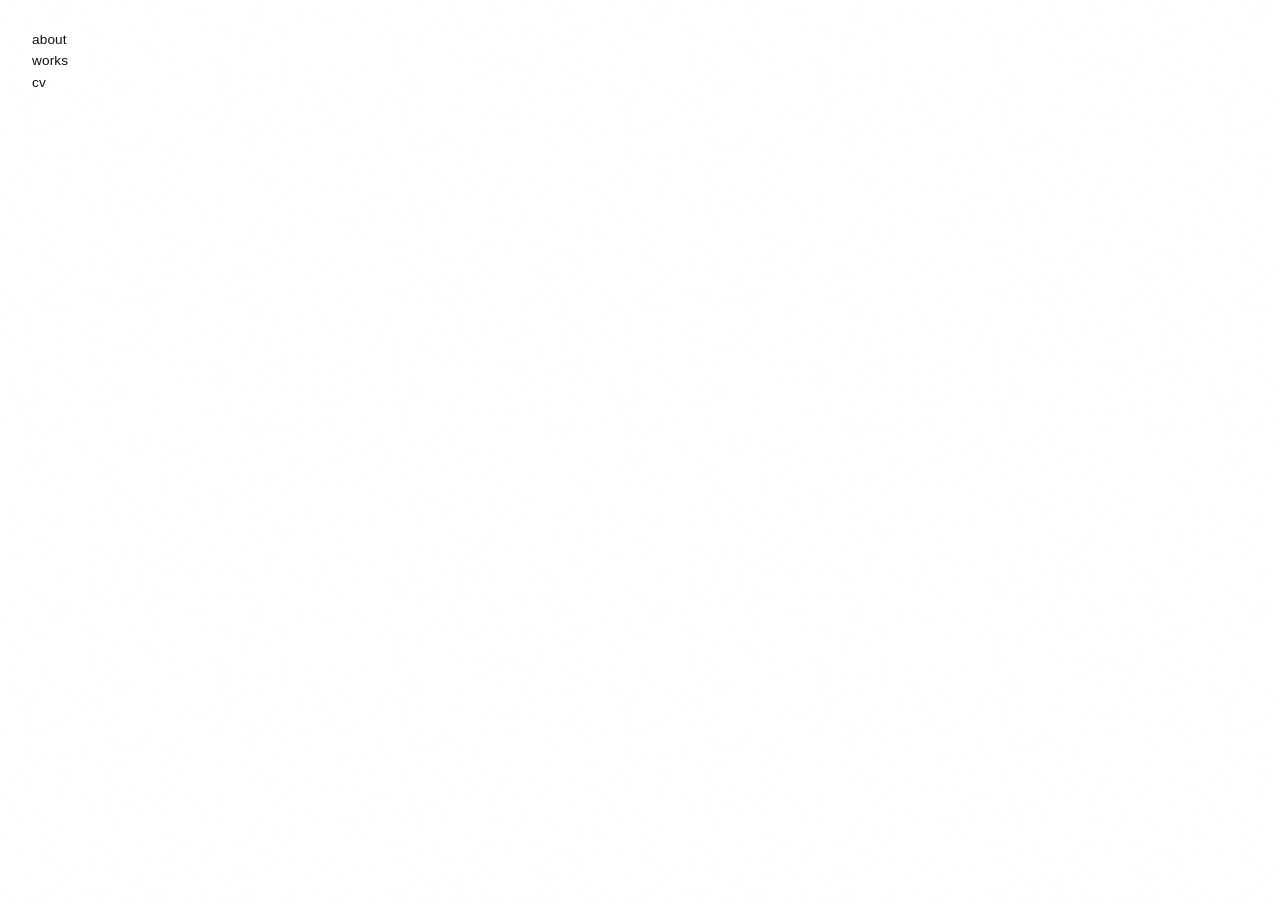
<file: main.html>
<!DOCTYPE html>
<html lang="en">
<head>
  <meta charset="UTF-8" />
  <meta name="viewport" content="width=device-width, initial-scale=1.0" />
  <title>wjddls</title>
  <style>
    *, *::before, *::after { box-sizing: border-box; margin: 0; padding: 0; }

    html, body {
      width: 100%; height: 100%;
      background: #ffffff;
      overflow: hidden;
      cursor: crosshair;
    }

    #stage {
      position: fixed;
      inset: 0;
    }

    .slide {
      position: absolute;
      display: block;
      opacity: 0;
      top: 50%;
      left: 50%;
      transform: translate(-50%, -50%);
      /* transition duration set dynamically via JS */
    }

    .slide img {
      display: block;
      width: 100%;
      height: 100%;
      object-fit: cover;
    }

    .slide.visible {
      opacity: 1;
    }

    #nav {
      position: fixed;
      top: 2rem;
      left: 2rem;
      display: flex;
      flex-direction: column;
      gap: 0.4rem;
      z-index: 999;
      font-family: Helvetica, 'Helvetica Neue', Arial, sans-serif;
      font-size: 0.85rem;
      letter-spacing: 0.01em;
      mix-blend-mode: multiply;
    }

    #nav a {
      color: #111;
      text-decoration: none;
      transition: opacity 0.15s;
    }

    #nav a:hover {
      opacity: 0.4;
    }

    body::after {
      content: '';
      position: fixed;
      inset: 0;
      pointer-events: none;
      z-index: 998;
      background-image: url("data:image/svg+xml,%3Csvg xmlns='http://www.w3.org/2000/svg' width='300' height='300'%3E%3Cfilter id='n'%3E%3CfeTurbulence type='fractalNoise' baseFrequency='0.75' numOctaves='4' stitchTiles='stitch'/%3E%3C/filter%3E%3Crect width='300' height='300' filter='url(%23n)' opacity='0.04'/%3E%3C/svg%3E");
      background-repeat: repeat;
      opacity: 0.35;
    }
  </style>
</head>
<body>

<div id="stage"></div>

<nav id="nav">
  <a href="/about.html">about</a>
  <a href="/works.html">works</a>
  <a href="/cv.html">cv</a>
</nav>

<script>
  const PHOTOS = [
    { src: 'IMG_9587-2.JPG',                 size: 'md' },
    { src: 'P1051707.JPG',                 size: 'sm' },
    { src: 'P1079588.JPG',                 size: 'lg' },,
    { src: 'Untitled_20250628_155041.jpg', size: 'sm' },
    { src: 'Untitled-6.jpg',              size: 'lg' },
    { src: 'P1081468.JPG',                size: 'md' },
    { src: 'P1080652.JPG',                size: 'sm' },
    { src: 'IMG_0177.jpg',                size: 'lg' },
    { src: 'P1010315.jpg',                size: 'md' },
    { src: 'P1010319.jpg',                size: 'sm' },
    { src: 'P1010350.jpg',                size: 'sm' },
    { src: 'P1010268.jpg',                size: 'lg' },
    { src: 'P1094019.jpg',                size: 'md' },
  ];

    ].map(p => ({ ...p, href: '/works.html', isProject: false }));
 
  // ── PROJECT THUMBNAILS (click → that project page) ────────────
  // Replace src with an actual image from each project folder
  const PROJECTS = [
    { src: 'image1.jpg',   href: '/project1.html',                  title: 'haute***',                        size: 'md' },
    { src: 'Slide1.jpeg',  href: '/dontwalk.html',                   title: 'dont walk',                       size: 'lg' },
    { src: 'Slide10.jpeg', href: '/mementomori.html',                title: 'memento mori',                    size: 'md' },
    { src: 'Slide5.jpeg',  href: '/irememberinflushesandflares.html',title: 'i remember in flushes and flares', size: 'sm' },
    { src: 'Slide15.jpeg', href: '/artfoundation.html',              title: 'art foundation',                  size: 'md' },
    { src: 'Slide20.jpeg', href: '/assorted.html',                   title: 'assorted;',                       size: 'lg' },
  ].map(p => ({ ...p, isProject: true }));
 
  // Mix: roughly one project per every 2–3 personal photos
  function buildPlaylist() {
    const personal = [...PERSONAL].sort(() => Math.random() - 0.5);
    const projects = [...PROJECTS].sort(() => Math.random() - 0.5);
    const playlist = [];
    let pi = 0;
    personal.forEach((p, i) => {
      playlist.push(p);
      if ((i + 1) % 3 === 0 && pi < projects.length) {
        playlist.push(projects[pi++]);
      }
    });
    // append any remaining projects
    while (pi < projects.length) playlist.push(projects[pi++]);
    return playlist;
  }

  const SIZES = {
    sm: { w: [15, 25], h: [12, 22] },
    md: { w: [28, 45], h: [24, 40] },
    lg: { w: [50, 72], h: [44, 65] },
  };

  // how long each photo stays visible (ms) — randomised each time
  const DURATION_MIN = 1000;
  const DURATION_MAX = 3000;

  // how long the fade transition takes (ms) — randomised each time
  const FADE_MIN = 400;
  const FADE_MAX = 1200;

  const rand = (a, b) => a + Math.random() * (b - a);
  const randInt = (a, b) => Math.floor(rand(a, b));
  const pick = arr => arr[Math.floor(Math.random() * arr.length)];

  function makeSlide(photo, fadeDuration) {
    const bucket = photo.size || pick(['sm', 'md', 'md', 'lg']);
    const { w, h } = SIZES[bucket];
    const wPct = rand(...w);
    const hPct = rand(...h);

    const el = document.createElement('a');
    el.className = 'slide';
    el.href = '/works.html';
    el.style.cssText = `
      width:${wPct}vw;
      height:${hPct}vh;
      transition: opacity ${fadeDuration}ms ease;
    `;

    const img = document.createElement('img');
    img.src = photo.src;
    img.alt = '';
    img.draggable = false;

    el.appendChild(img);
    return el;
  }

  const stage = document.getElementById('stage');
  let idx = 0;
  let current = null;

  function showNext() {
    const photo = PHOTOS[idx % PHOTOS.length];
    idx++;

    const fadeDuration = randInt(FADE_MIN, FADE_MAX);
    const stayDuration = randInt(DURATION_MIN, DURATION_MAX);

    const slide = makeSlide(photo, fadeDuration);
    stage.appendChild(slide);

    // fade in
    requestAnimationFrame(() => {
      requestAnimationFrame(() => slide.classList.add('visible'));
    });

    // fade out old slide after new one starts appearing
    if (current) {
      const old = current;
      const oldFade = randInt(FADE_MIN, FADE_MAX);
      old.style.transition = `opacity ${oldFade}ms ease`;
      setTimeout(() => {
        old.classList.remove('visible');
        old.addEventListener('transitionend', () => old.remove(), { once: true });
      }, fadeDuration * 0.3);
    }

    current = slide;
    setTimeout(showNext, stayDuration + fadeDuration);
  }

  PHOTOS.sort(() => Math.random() - 0.5);
  showNext();
</script>
</body>
</html>
</file>
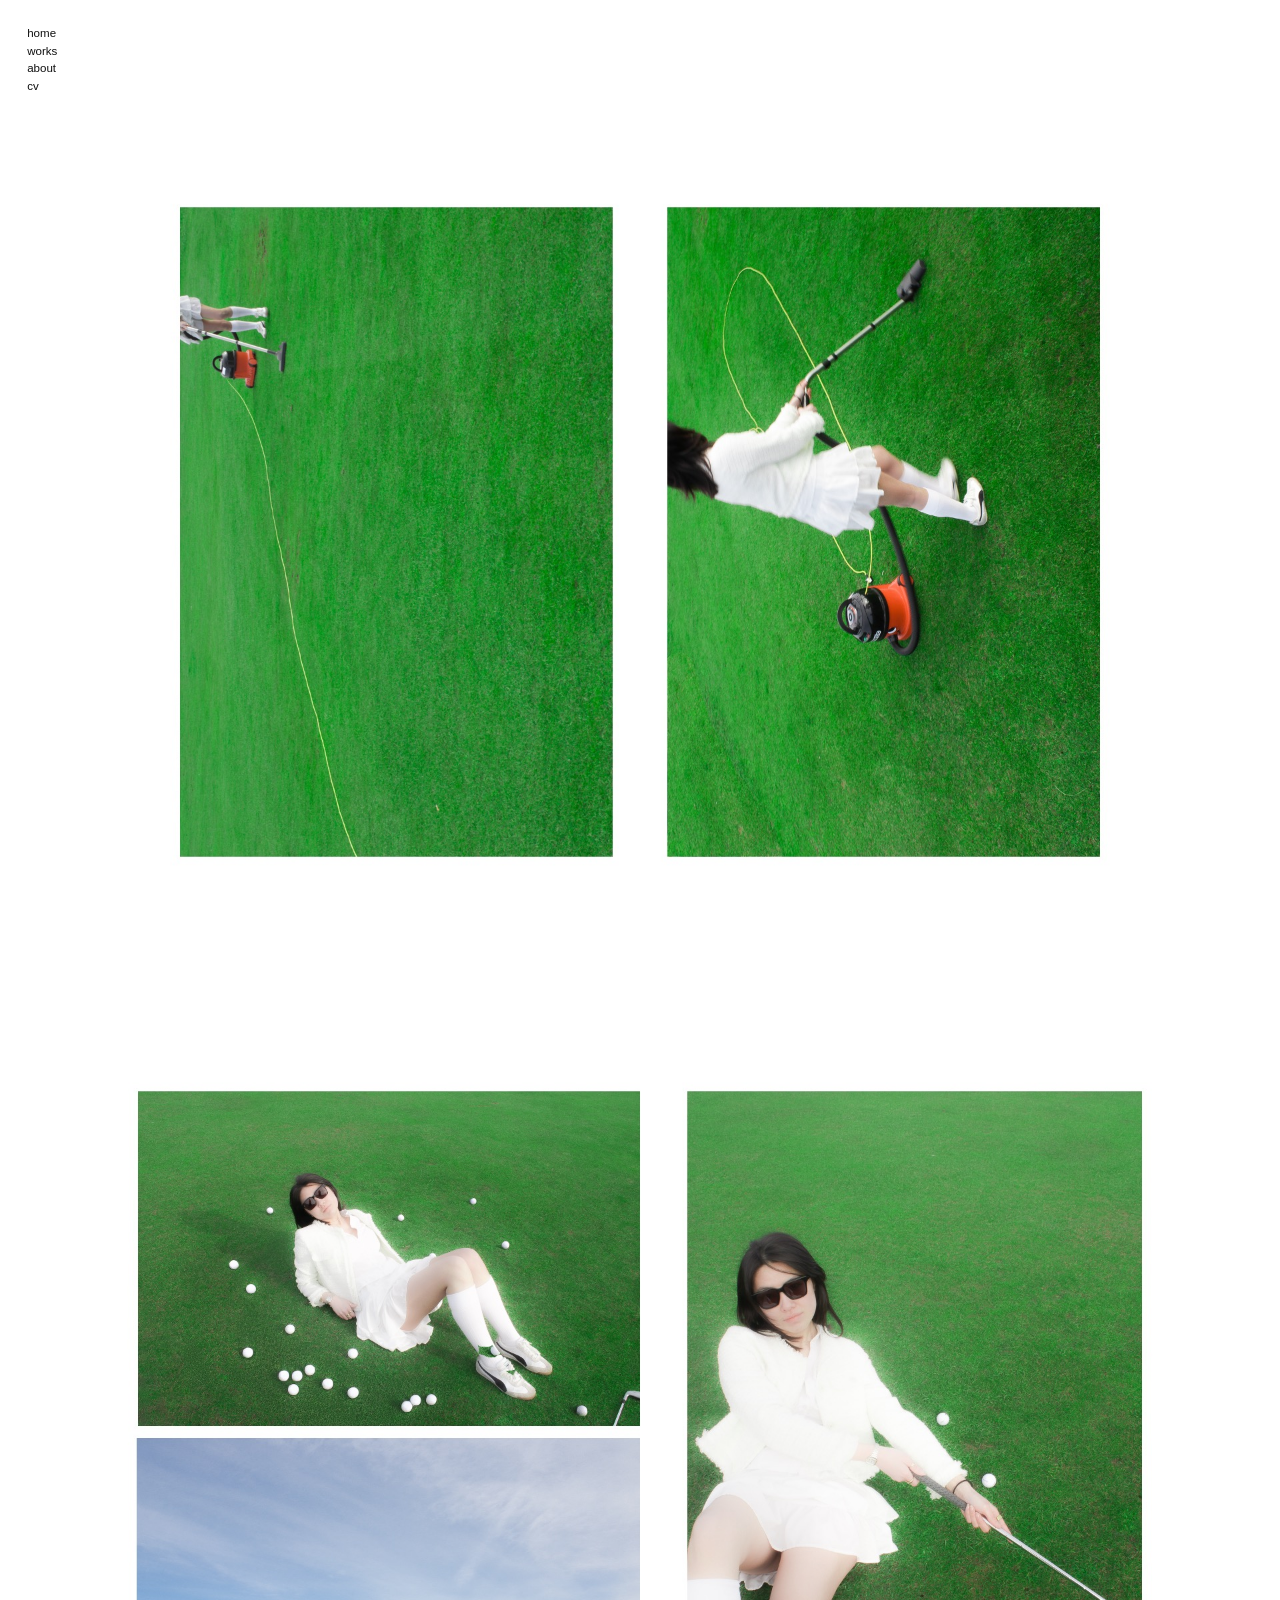
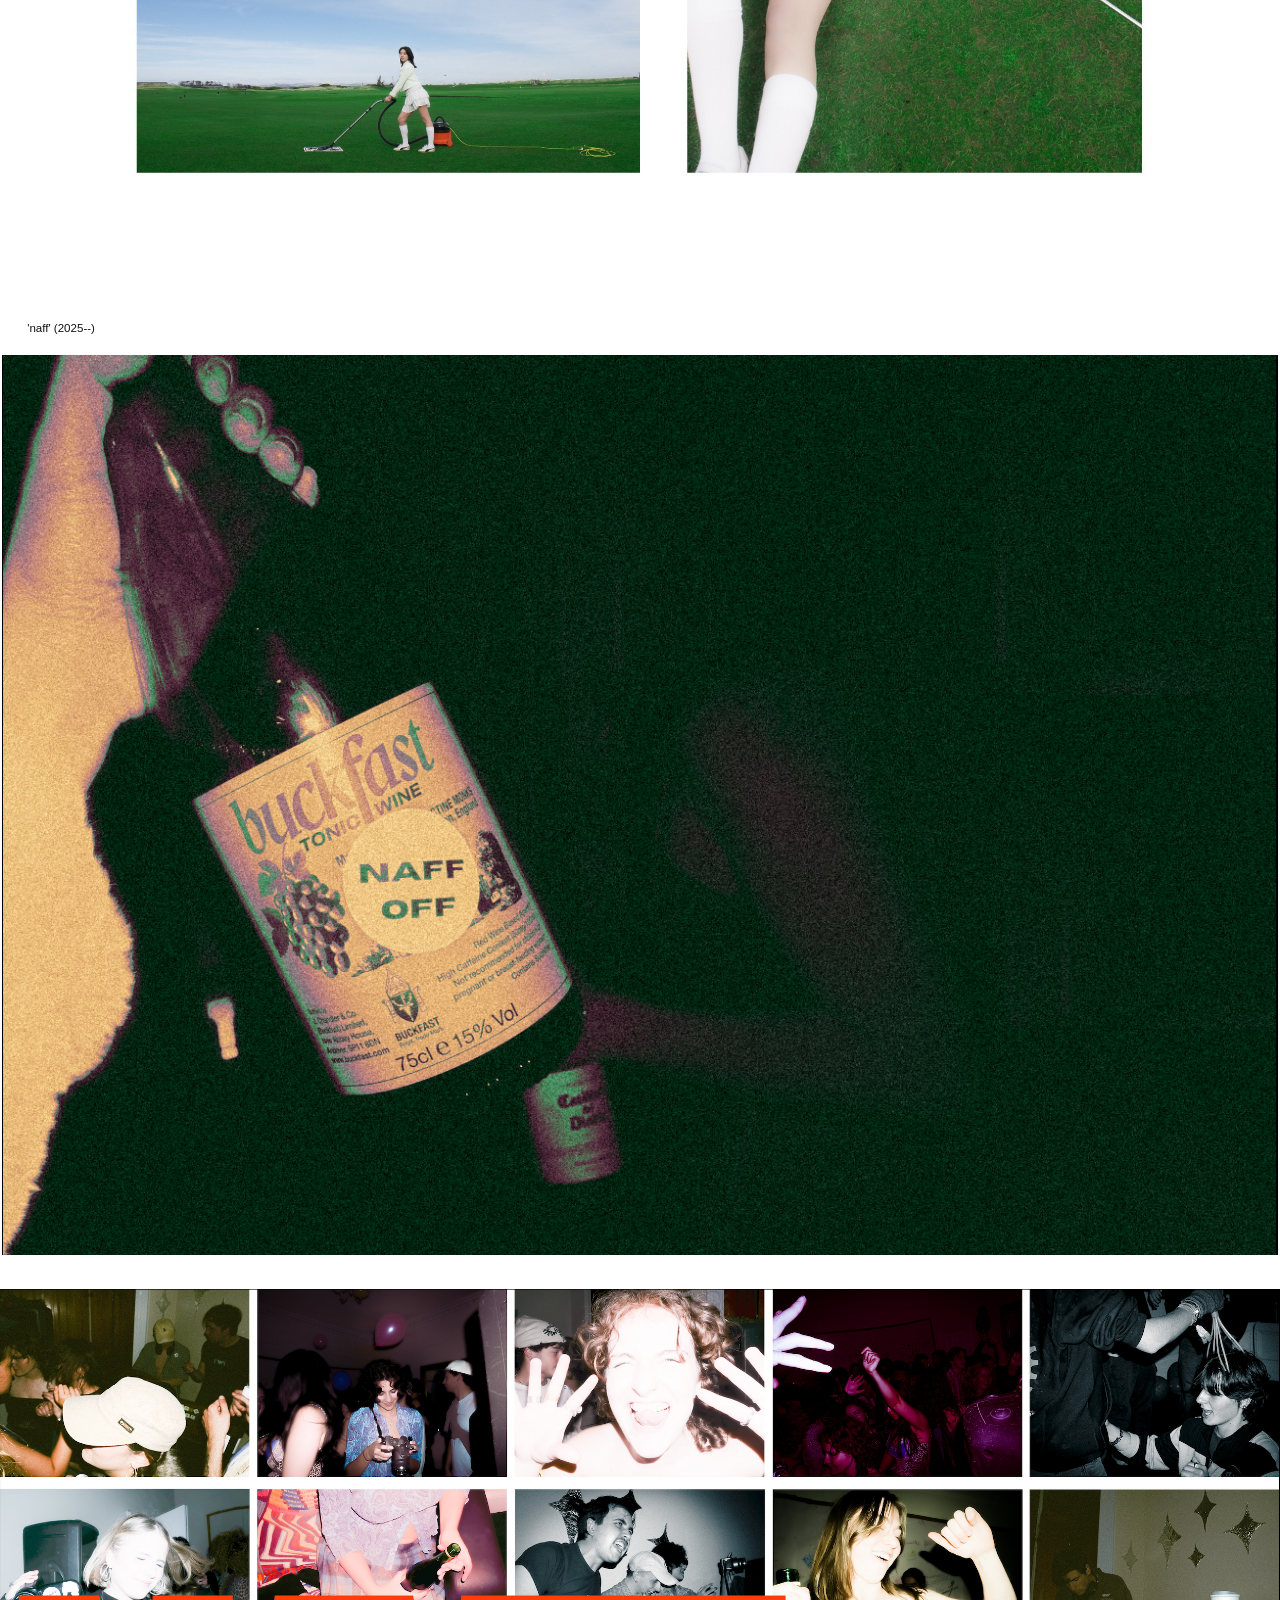
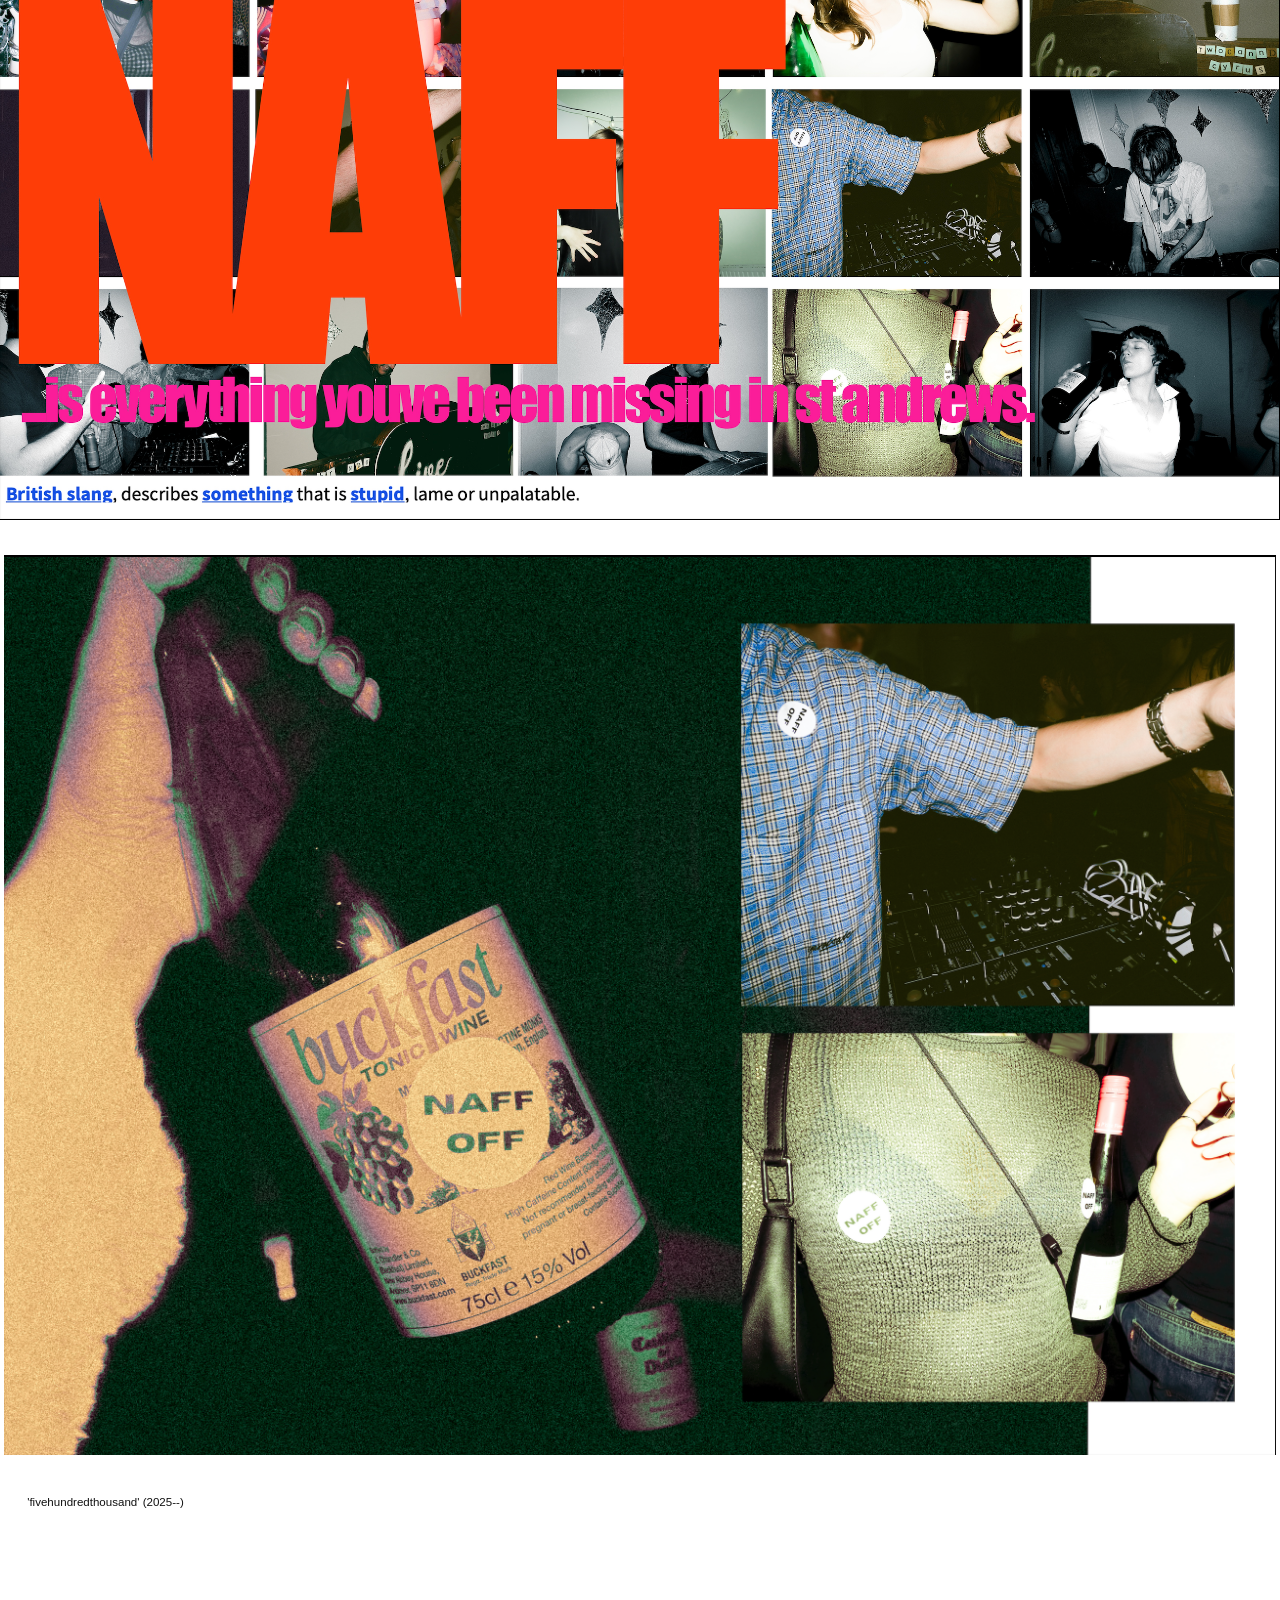
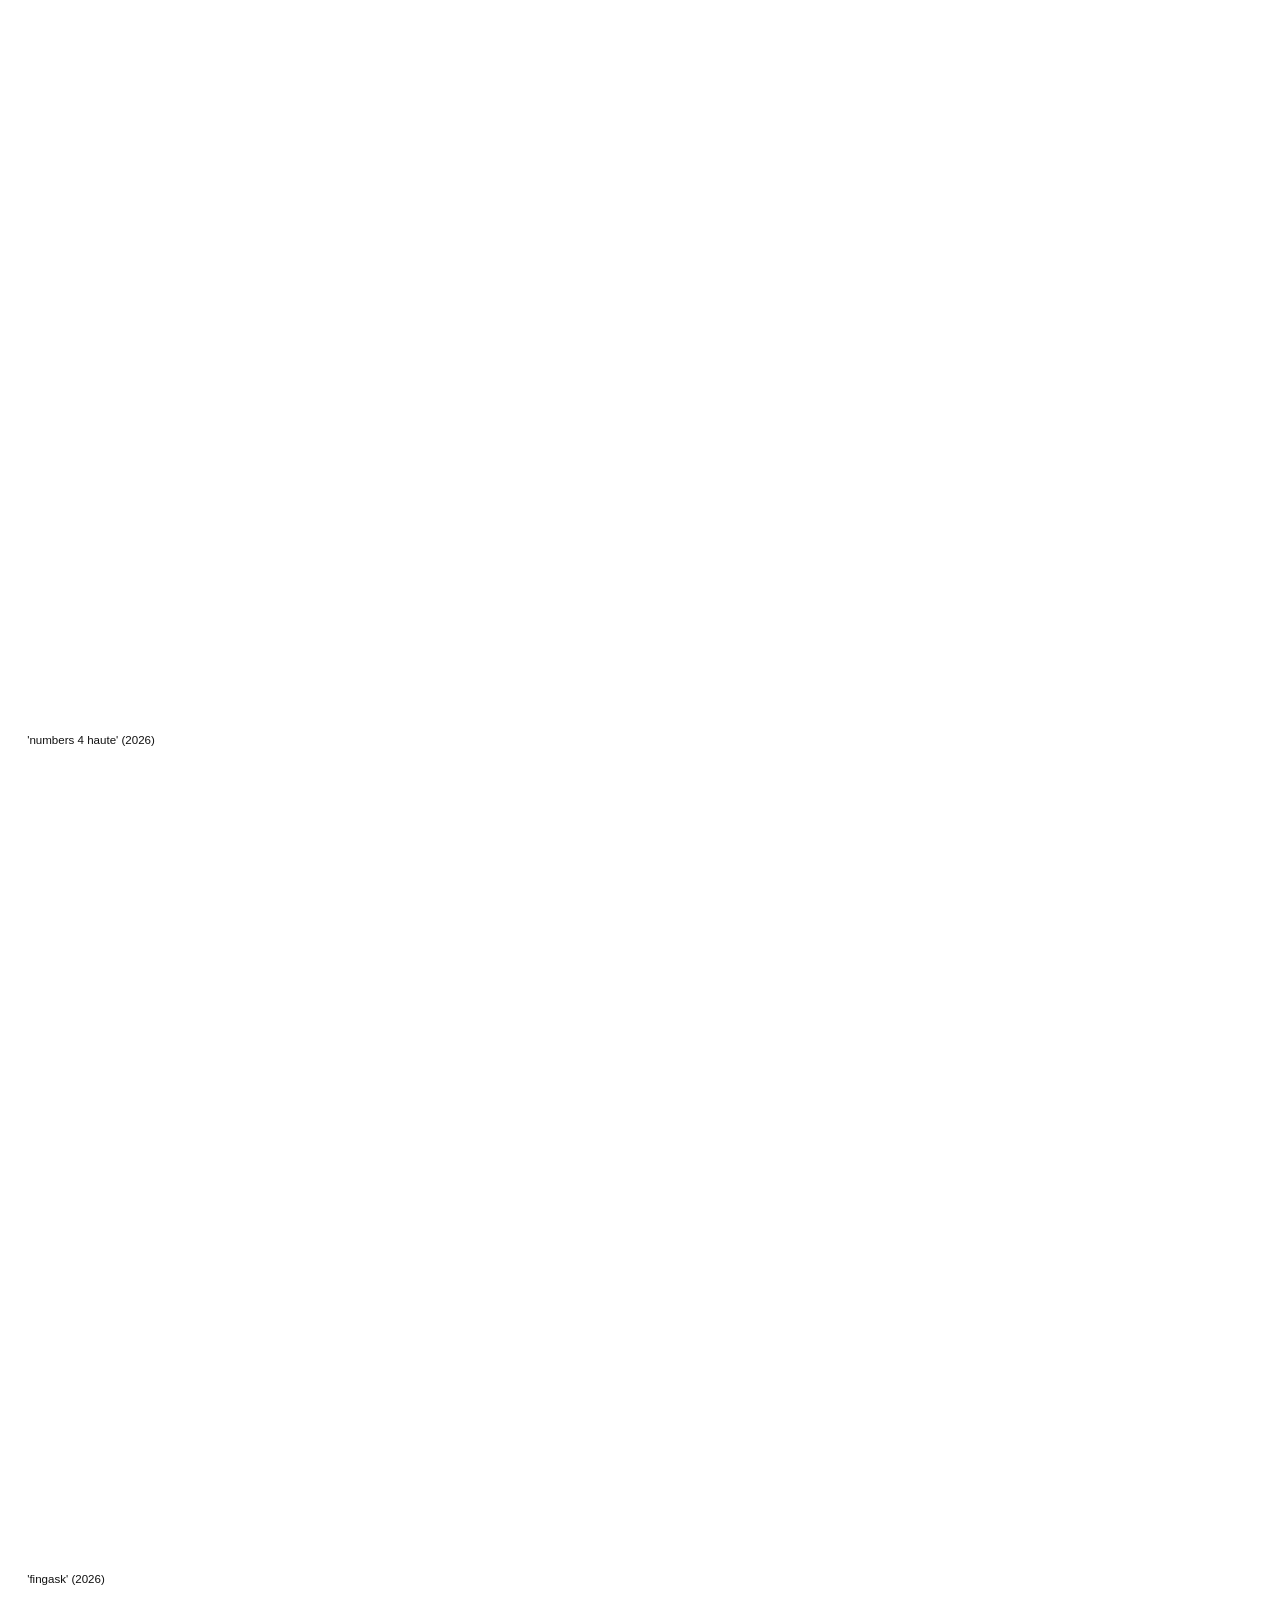
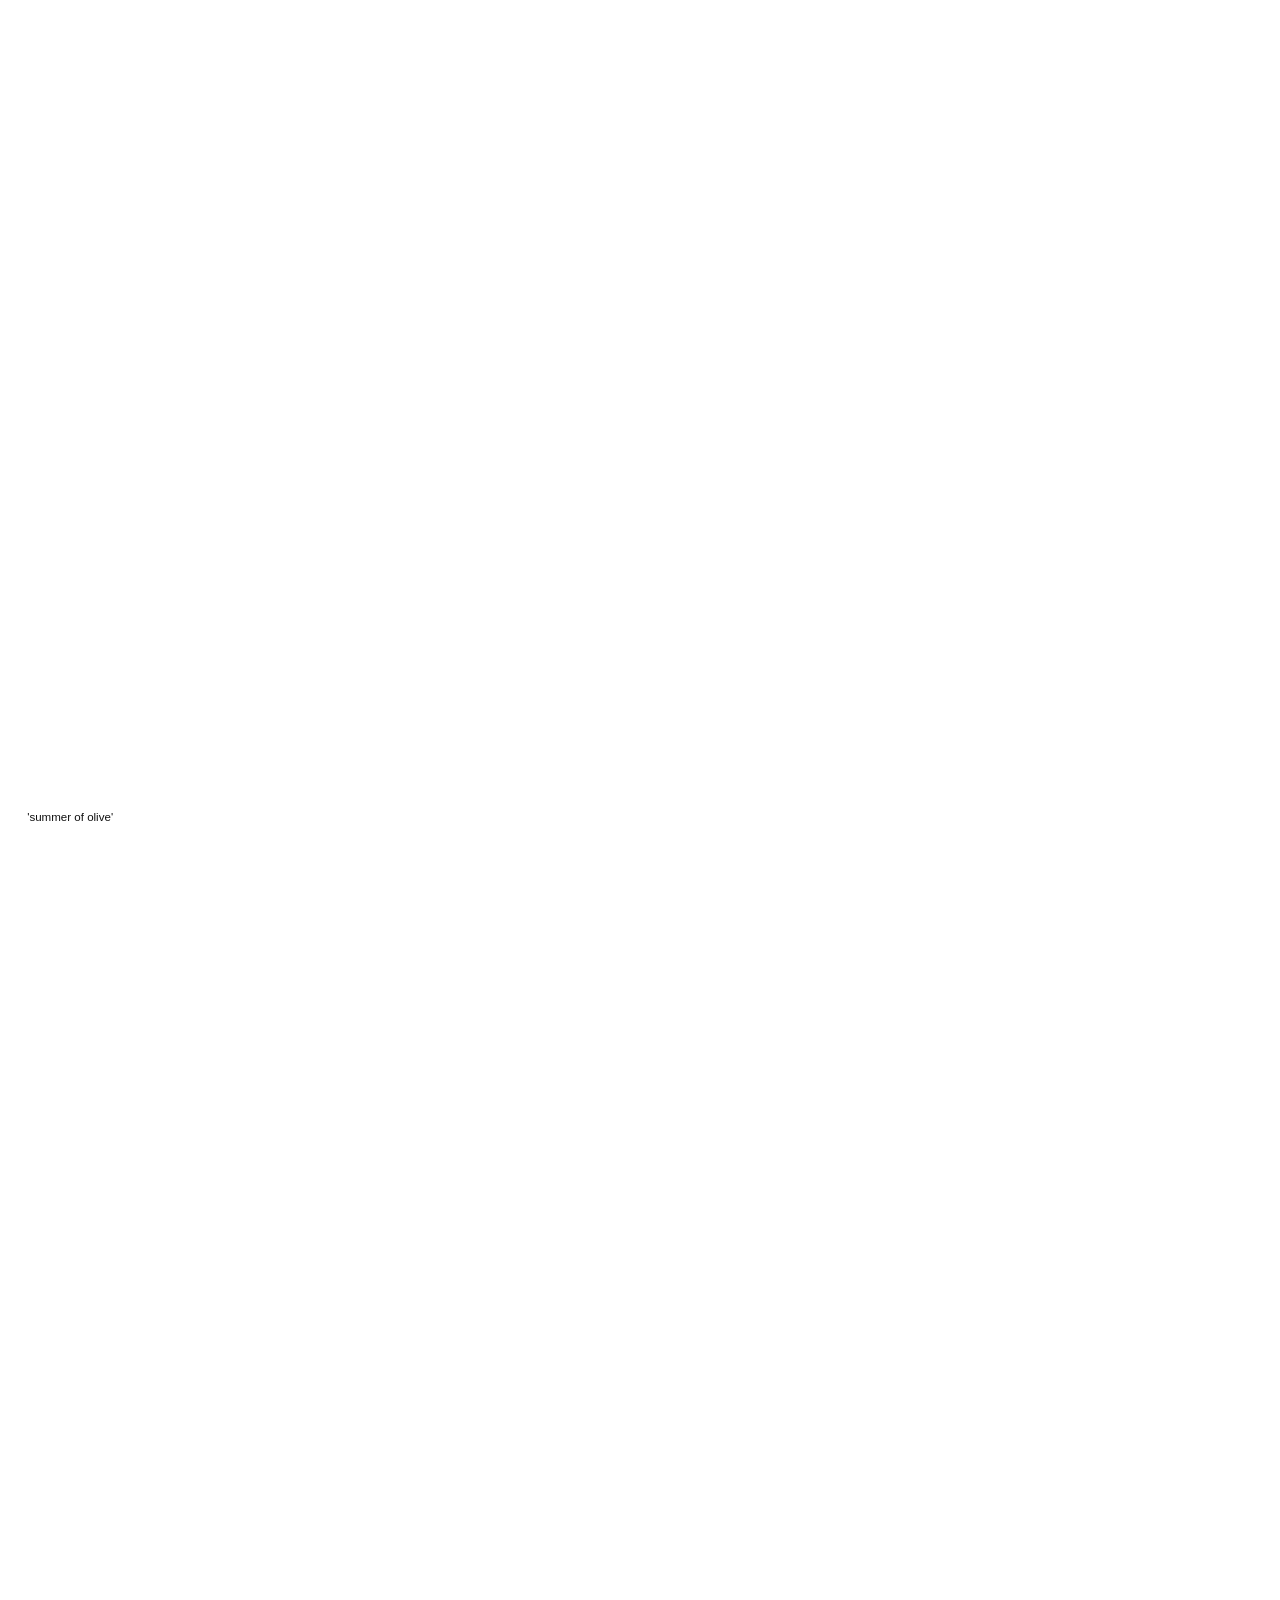
<file: musicanddreams.html>
<!DOCTYPE html>
<html lang="en">
<head>
  <meta charset="UTF-8" />
  <meta name="viewport" content="width=device-width, initial-scale=1.0" />
  <title>MUSIC AND DREAMS</title>
  <link rel="stylesheet" href="style.css">
  <style>
    *, *::before, *::after { box-sizing: border-box; margin: 0; padding: 0; }
    html, body {
      background: #ffffff;
      font-family: Helvetica, 'Helvetica Neue', Arial, sans-serif;
      font-size: 0.85rem;
      color: #111;
    }
    .nav {
      position: fixed;
      top: 2rem;
      left: 2rem;
      display: flex;
      flex-direction: column;
      gap: 0.4rem;
      z-index: 999;
      font-family: Helvetica, 'Helvetica Neue', Arial, sans-serif;
      font-size: 0.85rem;
    }
    .nav a {
      color: #111;
      text-decoration: none;
      transition: opacity 0.15s;
    }
    .nav a:hover { opacity: 0.4; }
    .project-page {
      width: 100%;
      padding-top: 6rem;
    }
    .project-image {
      display: block;
      width: 100vw;
      height: 100vh;
      max-width: 100%;
      object-fit: contain;
      margin: 0 auto;
    }
    .project-header {
      padding: 3rem 2rem 1.5rem;
      font-size: 0.85rem;
      font-family: Helvetica, 'Helvetica Neue', Arial, sans-serif;
    }
    .video-wrap {
      display: flex;
      justify-content: center;
      align-items: center;
      padding: 2rem 0;
    }
    .video-wrap iframe {
      width: min(400px, 90vw);
      height: min(711px, 160vw);
      border: none;
    }
  </style>
</head>
<body>
<div class="nav">
  <a href="index.html">home</a>
  <a href="works.html">works</a>
  <a href="about.html">about</a>
  <a href="cv.html">cv</a>
</div>
<div class="project-page">
  <img src="Slide23.jpeg" class="project-image">
  <img src="Slide22.jpeg" class="project-image">
  <div class="project-header">'naff' (2025--)</div>
  <img src="bucky.png" class="project-image">
  <img src="naffposter.png" class="project-image">
  <img src="naffassorted.png" class="project-image">

  <div class="project-header">'fivehundredthousand' (2025--)</div>
  <div class="video-wrap">
    <iframe src="https://www.youtube.com/embed/PUCoy9d2tVk"
      allow="accelerometer; autoplay; clipboard-write; encrypted-media; gyroscope; picture-in-picture"
      allowfullscreen>
    </iframe>
  </div>

  <div class="project-header">'numbers 4 haute' (2026)</div>
  <div class="video-wrap">
    <iframe src="https://www.youtube.com/embed/9M6o-6a40Hk"
      allow="accelerometer; autoplay; clipboard-write; encrypted-media; gyroscope; picture-in-picture"
      allowfullscreen>
    </iframe>
  </div>

  <div class="project-header">'fingask' (2026)</div>
  <div class="video-wrap">
    <iframe src="https://www.youtube.com/embed/Ysp_wmmAvSw"
      allow="accelerometer; autoplay; clipboard-write; encrypted-media; gyroscope; picture-in-picture"
      allowfullscreen>
    </iframe>
  </div>

  <div class="project-header">'summer of olive'</div>
  <div class="video-wrap">
    <iframe src="https://www.youtube.com/embed/BKbn_hVFbco"
      allow="accelerometer; autoplay; clipboard-write; encrypted-media; gyroscope; picture-in-picture"
      allowfullscreen>
    </iframe>
  </div>
</div>
</body>
</html>
</file>
<file: style.css>
}body {
  margin: 0;
  font-family: Helvetica "Neue Haas Grotesk Text Pro", "Neue Haas Grotesk Display Pro", "Neue Haas Unica", "Helvetica Neue" !important;
} 
  background: white;
  color: black;
  overflow: hidden;

/* BLUE SCREEN */
.blue {
  background: #002FA7;
  display: flex;
  justify-content: center;
  align-items: center;
  height: 100vh;
}

/* NAV */
nav {
  position: ;
  z-index: 10;
}
.project-page {
  position: relative;
  z-index: 1;
}
.project-page {
  padding-top: 120px; /* same height as nav */
}
}

.nav a {
  display: block;
  text-decoration: none;
  color: black;
  margin-bottom: 5px;
}

/* FLOATING TEXT STYLE */
.floating-text {
  position: absolute;
  font-size: 14px;
  pointer-events: auto;
  transition: transform 0.2s ease;
}

.floating-text:hover {
  transform: scale(1.5) rotate(3deg);
}

/* GLITCH EFFECT */
.glitch img {
  transition: 0.2s;
}

.glitch:hover img {
  transform: translate(2px, -2px) skewX(5deg);
}

/* ABOUT */
.about {
  max-width: 400px;
  margin: 150px auto;
  font-size: 14px;
  line-height: 1.6;
}

/* GLITCH TEXT */
.glitch-text:hover {
  letter-spacing: 2px;
}

/* WORKS */
.works {
  margin: 150px;
}

.work {
  display: block;
  margin-bottom: 10px;
  cursor: pointer;
}

.work:hover {
  transform: translateX(10px);
}
/* ABOUT PAGE LAYOUT */
.about-container {
  display: flex;
  gap: 40px;
  margin: 120px;
  align-items: flex-start;
}
color: black;

/* SMALL “SHY” IMAGE */
.about-img {
  width: 150px;
  opacity: 0.85;
  transition: 0.3s;
}

.about-img:hover {
  opacity: 1;
}

/* TEXT */
.about-text {
 text-decoration: none;
  color: black;
  max-width: 300px;
  font-size: 13px;
  line-height: 1.6;
}

/* SOCIAL LINKS */
.socials {
  margin-top: 20px;
  font-size: 12px;
}

.socials a {
  text-decoration: none;
  color: black;
}

.socials a:hover {
  text-decoration: underline;
}
.works-container {
  margin: 120px;
  max-width: 600px;
}

/* each row behaves like a clean “archive entry” */
.work-row {
  display: flex;
  justify-content: flex-start;
  gap: 60px;

  text-decoration: none;
  color: inherit;

  font-size: 13px;
  padding: 4px 0;
}

/* left column (date) */
.work-date {
  width: 60px;
  opacity: 0.6;
}

/* right column (project name) */
.work-title {
  flex: 1;
}

/* subtle interaction like the reference site */
.work-row:hover .work-title {
  letter-spacing: 0.5px;
}

.work-row:hover .work-date {
  opacity: 1;
}
.work-row:hover {
  transform: translateX(5px);
}
body {
  color: black;
}
<!DOCTYPE html>
<html>
<head>
  <link rel="stylesheet" href="style.css">
</head>

<body>

<div class="nav">
  <a href="main.html">home</a>
  <a href="about.html">about</a>
  <a href="works.html">works</a>
  <a href="cv.html">works</a>
</div>

/* ABOUT PAGE LAYOUT */
.about-container {
  display: flex;
  gap: 40px;
  margin: 120px;
  align-items: flex-start;
}

/* SMALL “SHY” IMAGE */
.about-img {
  width: 120px;
  opacity: 0.85;
  transition: 0.3s;
}

.about-img:hover {
  opacity: 1;
}

/* TEXT */
.about-text {
  max-width: 300px;
  font-size: 13px;
  line-height: 1.6;
}

/* SOCIAL LINKS */
.socials {
  margin-top: 20px;
  font-size: 12px;
}

.socials a {
  text-decoration: none;
  color: black;
}

.socials a:hover {
  text-decoration: underline;


/* Project image sizing fix: keep images within viewport/page bounds */
.project-image {
  display: block;
  width: 100%;
  max-width: 100vw;
  height: auto;
  max-height: 100vh;
  object-fit: contain;
  margin: 0 auto 16px;
}

.project-page {
  width: 100%;
}

body {
  overflow-x: hidden;
  overflow-y: auto;

  body {
  margin: 0;
  background: white;
  font-family: Helvetica, Arial, sans-serif;
  color: black;
}

/* CONTAINER */
.cv-container {
  width: 680px;
  margin-left: 140px;
  padding-top: 120px;
  padding-bottom: 120px;
}
  .cv-container {
  margin-left: 200px; /* push right so it clears nav */
}
  .cv-text {
  letter-spacing: 0.01em;
}

/* INTRO */
.cv-intro {
  font-size: 14px;
  line-height: 1.6;
  margin-bottom: 60px;
  max-width: 500px;
}

/* SECTION */
.cv-section {
  margin-bottom: 60px;
}

.cv-section-title {
  font-size: 12px;
  letter-spacing: 0.08em;
  text-transform: uppercase;
  margin-bottom: 20px;
}

/* ENTRY */
.cv-entry {
  display: grid;
  grid-template-columns: 80px 1fr;
  margin-bottom: 14px;
}

.cv-year {
  font-size: 12px;
  color: #666;
}

.cv-text {
  font-size: 13px;
  margin: 0;
}

/* SMALL DETAIL POLISH */
em {
  font-style: italic;

  
/* Project image sizing fix: keep images within viewport/page bounds */
.project-image {
  display: block;
  width: 100%;
  max-width: 100vw;
  height: auto;
  max-height: 100vh;
  object-fit: contain;
  margin: 0 auto 16px;
}

.project-page {
  width: 100%;
}

body {
  overflow-x: hidden;
  overflow-y: auto;
}

/* Project image sizing fix: keep images within viewport/page bounds */
.project-image {
  display: block;
  width: 100%;
  max-width: 100vw;
  height: auto;
  max-height: 100vh;
  object-fit: contain;
  margin: 0 auto 16px;
}

.project-page {
  width: 100%;
}

body {
  overflow-x: hidden;
  overflow-y: auto;
}
/* Project image sizing fix: keep images within viewport/page bounds */
.project-image {
  display: block;
  width: 100%;
  max-width: 100vw;
  height: auto;
  max-height: 100vh;
  object-fit: contain;
  margin: 0 auto 16px;
}

.project-page {
  width: 100%;
}

body {
  overflow-x: hidden;
  overflow-y: auto;
}

/* Global text color override: keep all site typography black */
html,
body {
  color: #000 !important;
}

body * {
  color: inherit;
}

a,
a:visited,
a:hover,
a:active {
  color: #000 !important;
}

/* Site-wide typeface */
html,
body,
button,
input,
select,
textarea,
* {
  font-family: "Neue Haas Grotesk Text Pro", "Neue Haas Grotesk Display Pro", "Neue Haas Unica", "Helvetica Neue", Arial, sans-serif !important;
}
</file>
